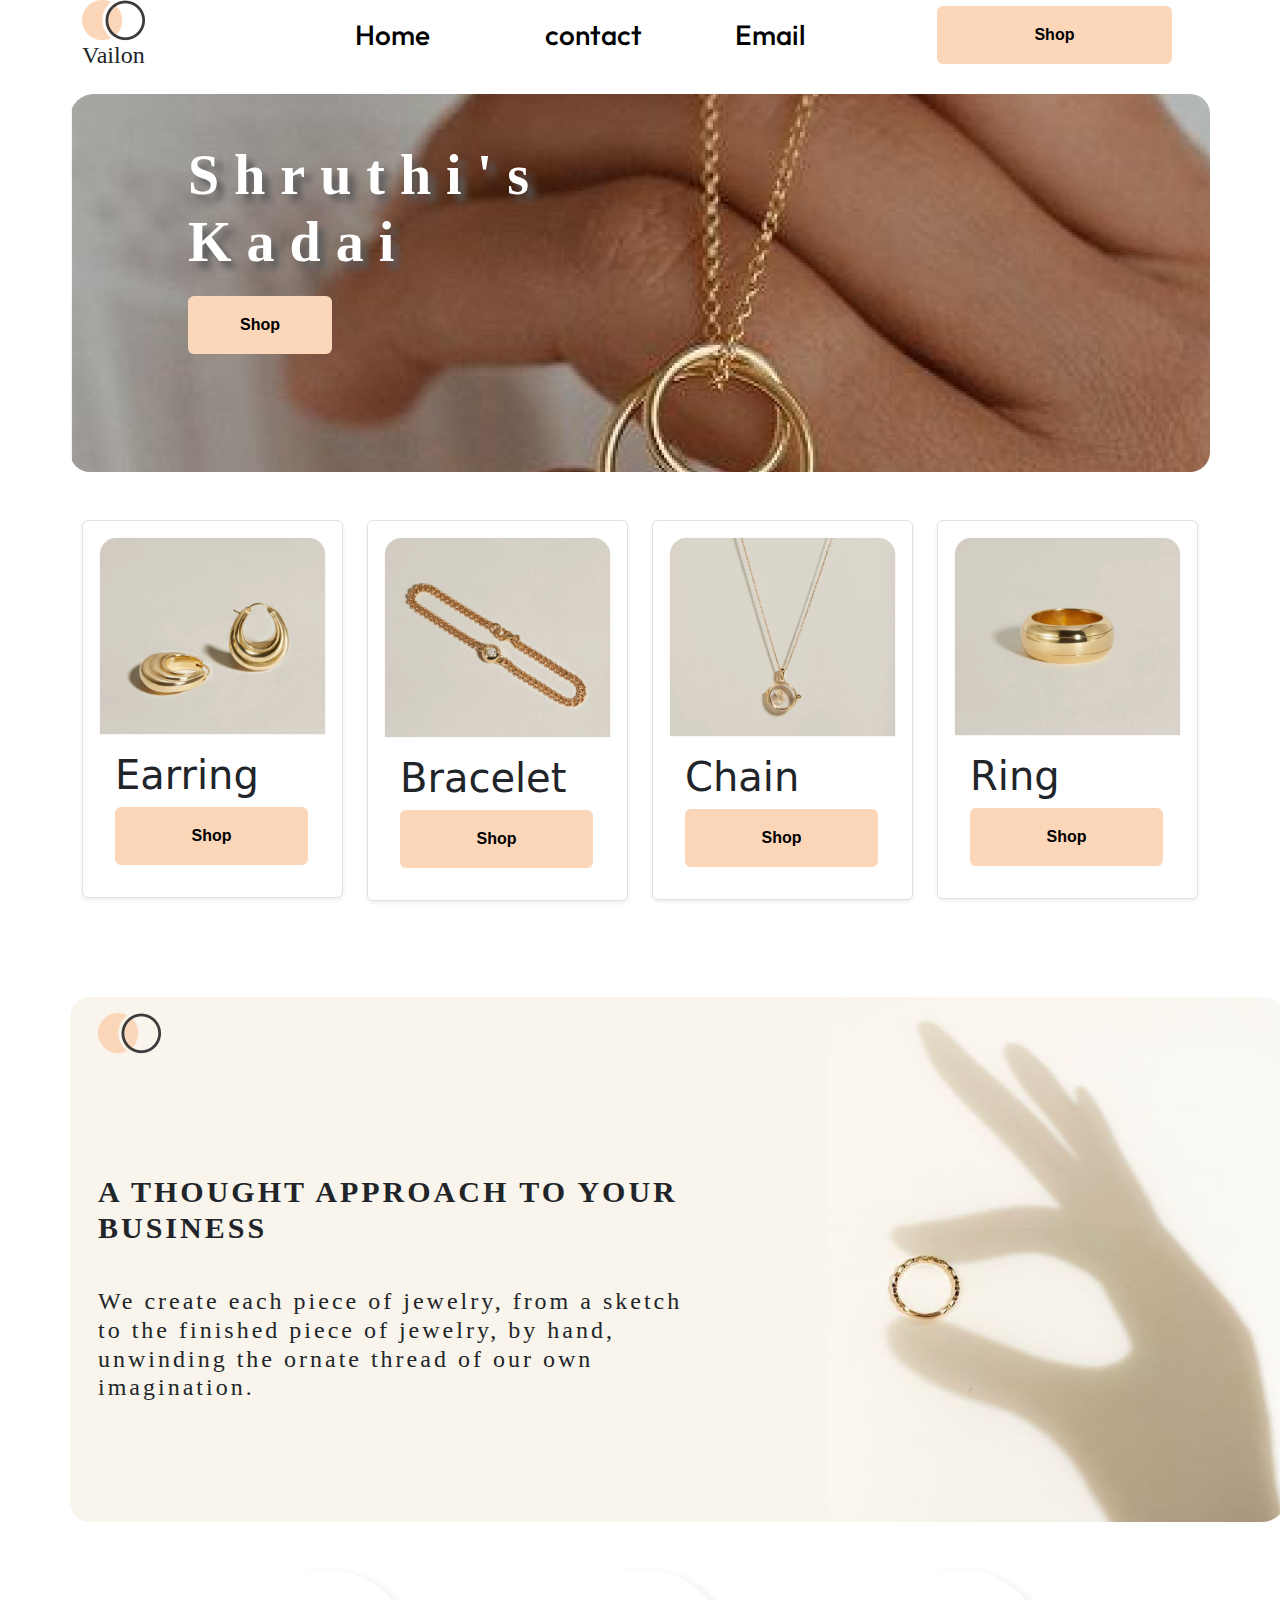
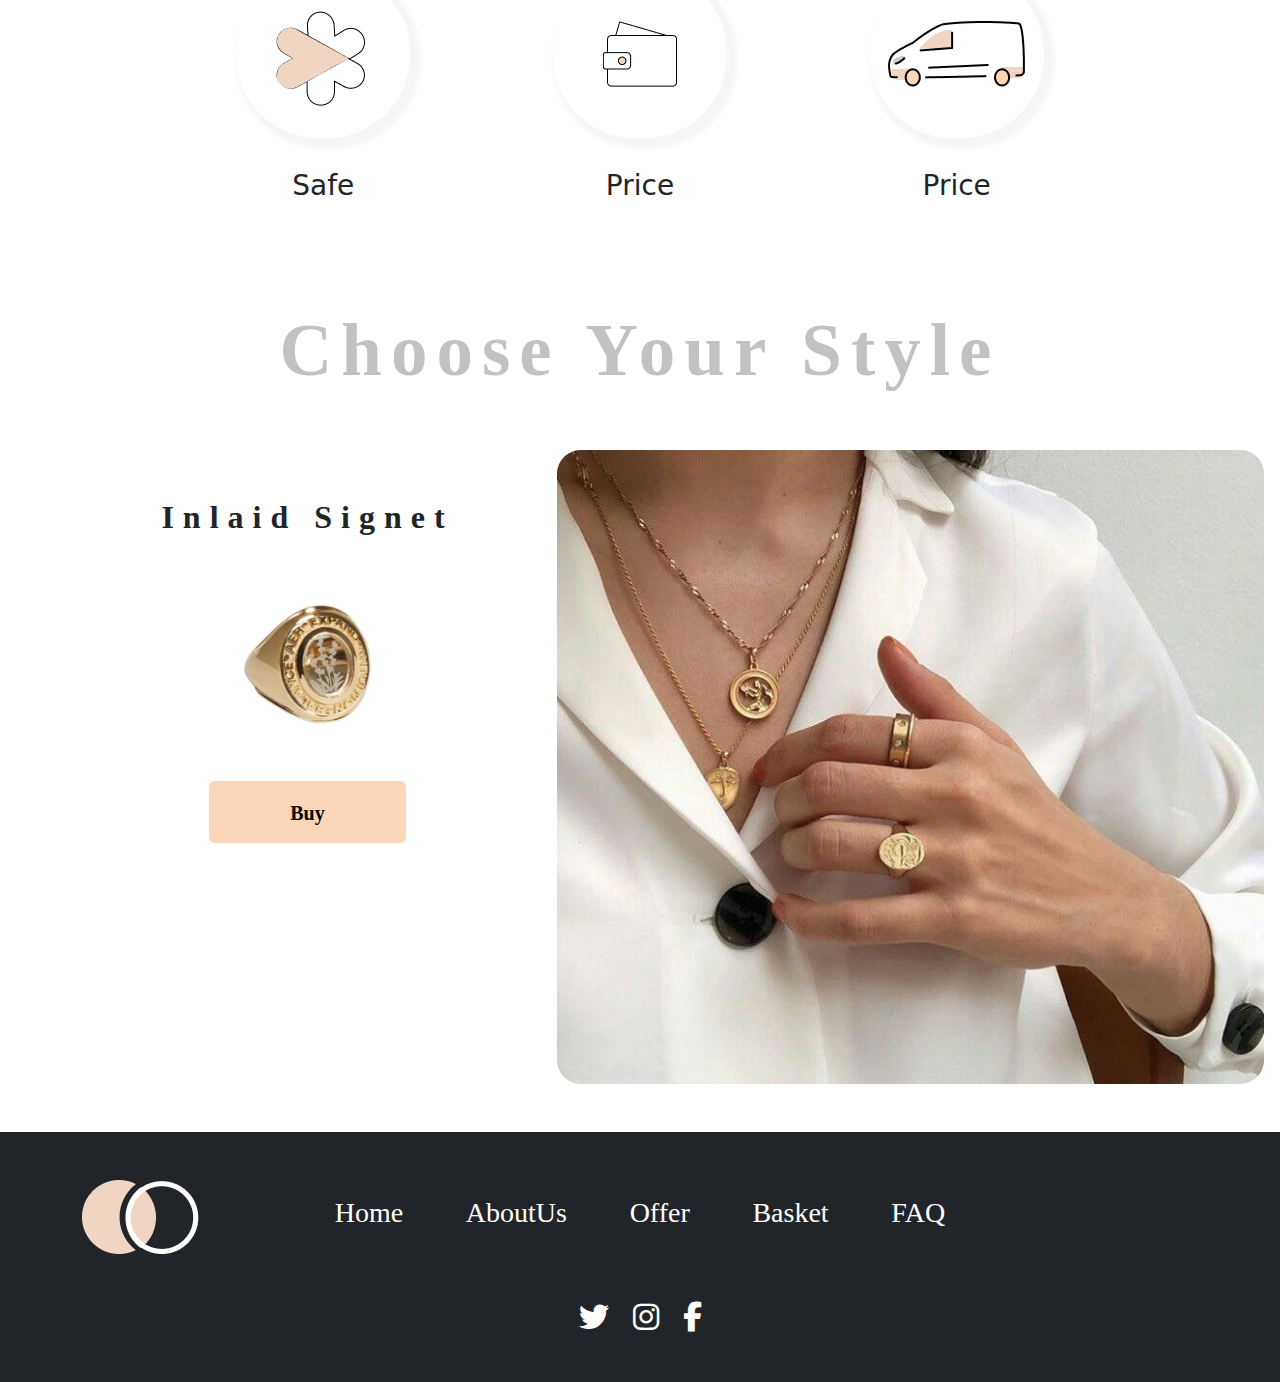
<file: Bootstrap Task-1/index.html>
<!DOCTYPE html>
<html lang="en">

<head>
    <meta charset="UTF-8">
    <meta name="viewport" content="width=device-width, initial-scale=1.0">
    <title>Document</title>
    <link href="https://cdn.jsdelivr.net/npm/bootstrap@5.3.3/dist/css/bootstrap.min.css" rel="stylesheet">
    <link rel="stylesheet" href="style.css">
    <link rel="stylesheet" href="https://cdnjs.cloudflare.com/ajax/libs/font-awesome/6.5.2/css/all.min.css">
    <link href='https://fonts.googleapis.com/css?family=Outfit' rel='stylesheet'>


</head>

<body>
    <!-- section-1 -->
    <div class="container ">
        <div class="row  row1 align-items-center">
            <div class="col-3">
                <div>
                    <img src="logo.png">
                </div>
                <div class="h4 brand">Vailon</div>
            </div>
            <div class="col-6 ">
                <div class="row  row1 text-center">
                    <div class="col-4 nav ">
                        <a href="home" class="text-decoration-none text-black">
                            <div class="h3">Home</div>
                        </a>
                    </div>
                    <div class="col-4 nav">
                        <a href="contact" class="text-decoration-none text-black">
                            <div class="h3">contact</div>
                        </a>
                    </div>
                    <div class="col-4 nav">
                        <a href="Email" class="text-decoration-none text-black">
                            <div class="h3">Email</div>
                        </a>
                    </div>
                </div>
            </div>
            <div class="col-3">
                <div class="btn shop h1 p-3"><a href="shop" class="text-decoration-none text-black">Shop </a></div>
            </div>
        </div>
    </div>
    <!-- section-1 -->

    <!-- section-2 -->
    <div class="container mt-3">
        <div class="row">
            <div class="col-12 px-2  kadai ">
                <div class="h1 pt-5  jewelshop">
                    Shruthi's Kadai
                    <div class="btn shopbtn p-3 "><a href="shop" class="text-decoration-none text-black">Shop</a></div>
                </div>
            </div>
        </div>
    </div>
    <!-- section-2 -->

    <!-- section-3 -->
    <div class="container mt-5">
        <div class="row ">
            <div class="col-md-3  ">
                <div class="card border shadow-sm p-3 mb-5 bg-white rounded">
                    <img src="card1.png">
                    <div class="cardbody  p-3">
                        <div class="h1">Earring </div>
                        <div class="btn shops  p-3">
                            <a href="shop" class="text-decoration-none text-black">Shop</a>
                        </div>
                    </div>
                </div>
            </div>
            <div class="col-md-3 ">
                <div class="card border shadow-sm p-3 mb-5 bg-white rounded">
                    <img src="card2.png">
                    <div class="cardbody p-3">
                        <div class="h1">Bracelet</div>
                        <div class="btn shops  p-3">
                            <a href="shop" class="text-decoration-none text-black">Shop</a>
                        </div>
                    </div>
                </div>
            </div>
            <div class="col-md-3 ">
                <div class="card  border shadow-sm p-3 mb-5 bg-white rounded">
                    <img src="card3.png">
                    <div class="cardbody  p-3">
                        <div class="h1">Chain</div>
                        <div class="btn shops  p-3">
                            <a href="shop" class="text-decoration-none text-black">Shop</a>
                        </div>
                    </div>
                </div>
            </div>
            <div class="col-md-3 ">
                <div class="card  border shadow-sm p-3 mb-5 bg-white rounded">
                    <img src="card4.png">
                    <div class="cardbody  p-3">
                        <div class="h1">Ring</div>
                        <div class="btn shops  p-3">
                            <a href="shop" class="text-decoration-none text-black">Shop</a>
                        </div>
                    </div>
                </div>
            </div>
        </div>
    </div>
    <!-- section-3 -->

    <!-- section-4 -->
    <div class="container mt-5">
        <div class="row handring">
            <div class="col-8">
                <div class=" p-3">
                    <img src="logo.png">
                    <div>
                        <div class="h2  content1"> A THOUGHT APPROACH TO YOUR BUSINESS</div>
                        <div class="h6 content2 ">
                            We create each piece of jewelry, from a sketch to the finished piece of jewelry, by hand,
                            unwinding
                            the ornate thread of our own imagination.</div>
                    </div>
                </div>
            </div>
            <div class="col-4 position">
                <img src="handring.png">
            </div>
        </div>
    </div>
    <!-- section-4 -->

    <!-- section-5 -->
    <div class="container mt-5">
        <div class="row ">
            <div class="col-md-1"></div>
            <div class="col-md-10  ">
                <div class="row ">
                    <div class="col-md-4 circle  ">
                        <div class="icons">
                            <div><img src="icon1.png"></div>

                        </div>
                        <div class="h3 mt-3 text-center">Safe</div>
                    </div>
                    <div class="col-md-4 circle ">
                        <div class="icons">
                            <div><img src="icon2.png"></div>

                        </div>
                        <div class="h3 mt-3 text-center">Price</div>
                    </div>
                    <div class="col-md-4 circle ">
                        <div class="icons">
                            <div><img src="icon3.png"></div>

                        </div>
                        <div class="h3 mt-3 text-center">Price</div>
                    </div>
                </div>
            </div>
            <div class="col-md-1"></div>
        </div>
    </div>
    <!-- section-5 -->

    <!-- section-6 -->
    <div class="container mt-5">
        <div class="row  ">
            <div class="col h1  text-center font-weight-bold mt-5 choose">
                Choose Your Style
            </div>
        </div>
        <div class="row mt-5 jewelrow">
            <div class="col-5 text-center">
                <div class="h1 mt-5 inlaid">Inlaid Signet</div>
                <div class="mt-5"><img src="ring.png"></div>
                <div class="btn buy p-3 mt-5"><a href="buy" class="text-decoration-none text-black">Buy</a></div>
            </div>
            <div class="col-7">
                <div><img src="jewel.png"></div>
            </div>
        </div>
    </div>
    <!-- section-6 -->

    <!-- section-7 -->
    <div class="container-fluid bg-dark">
        <div class="container mt-5">
            <div class="row  footerrow">
                <div class="col-2 pt-5">
                    <div><img src="logo2.png"></div>
                </div>
                <div class="col-8 d-flex text-white justify-content-evenly footer ">
                    <div class="h3 pt-5 mt-3">Home</div>
                    <div class="h3 pt-5 mt-3">AboutUs </div>
                    <div class="h3 pt-5  mt-3">Offer</div>
                    <div class="h3 pt-5 mt-3">Basket</div>
                    <div class="h3 pt-5 mt-3">FAQ</div>
                </div>
                <div class="col-2"></div>
            </div>
            <div class="row ">
                <div class="col d-flex align-items-center justify-content-center gap-4 text-white pt-5 media">
                    <i class="fa-brands fa-twitter"></i>
                    <i class="fa-brands fa-instagram"></i>
                    <i class="fa-brands fa-facebook-f"></i>
                </div>
            </div>
        </div>
    </div>
    <!-- section-7 -->
    <script src="https://cdn.jsdelivr.net/npm/bootstrap@5.3.3/dist/js/bootstrap.bundle.min.js"></script>
    <script src=" https://cdnjs.cloudflare.com/ajax/libs/popper.js/2.9.2/umd/popper.min.js"></script>

</body>

</html>
</file>
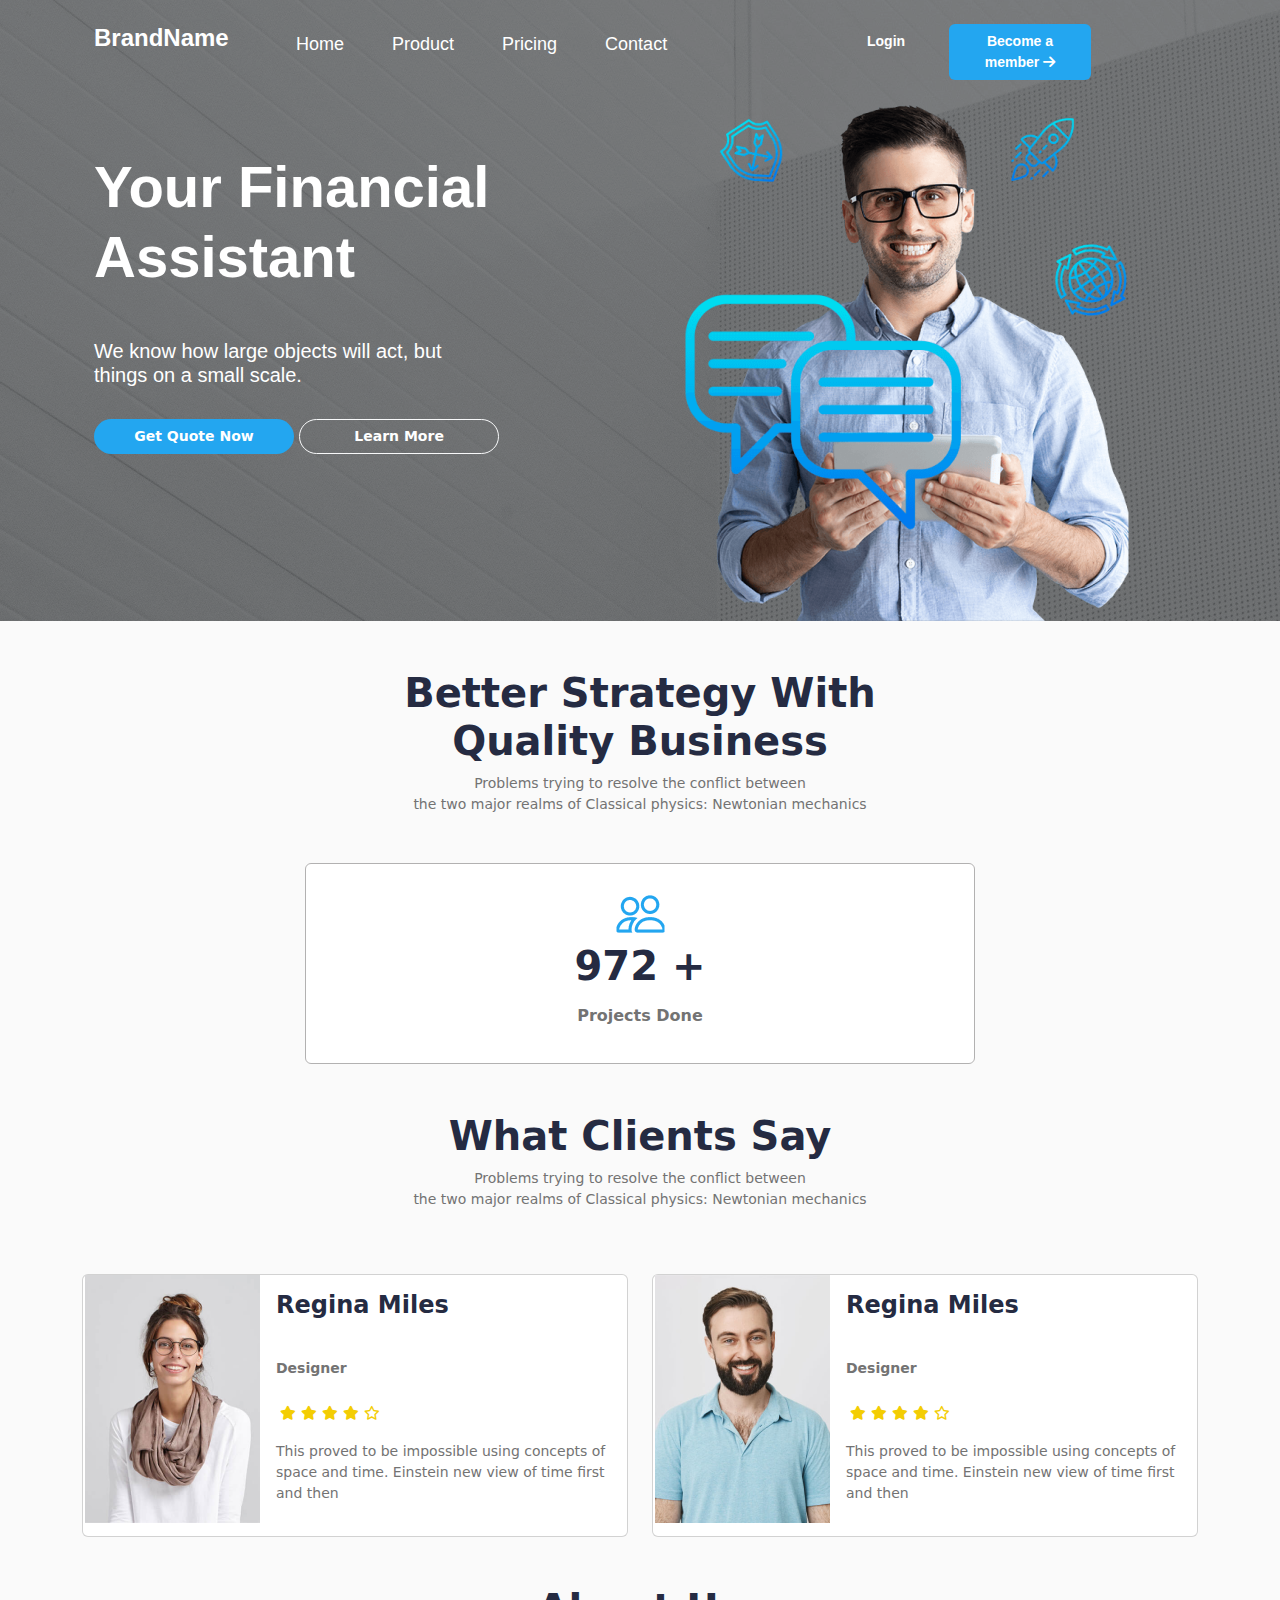
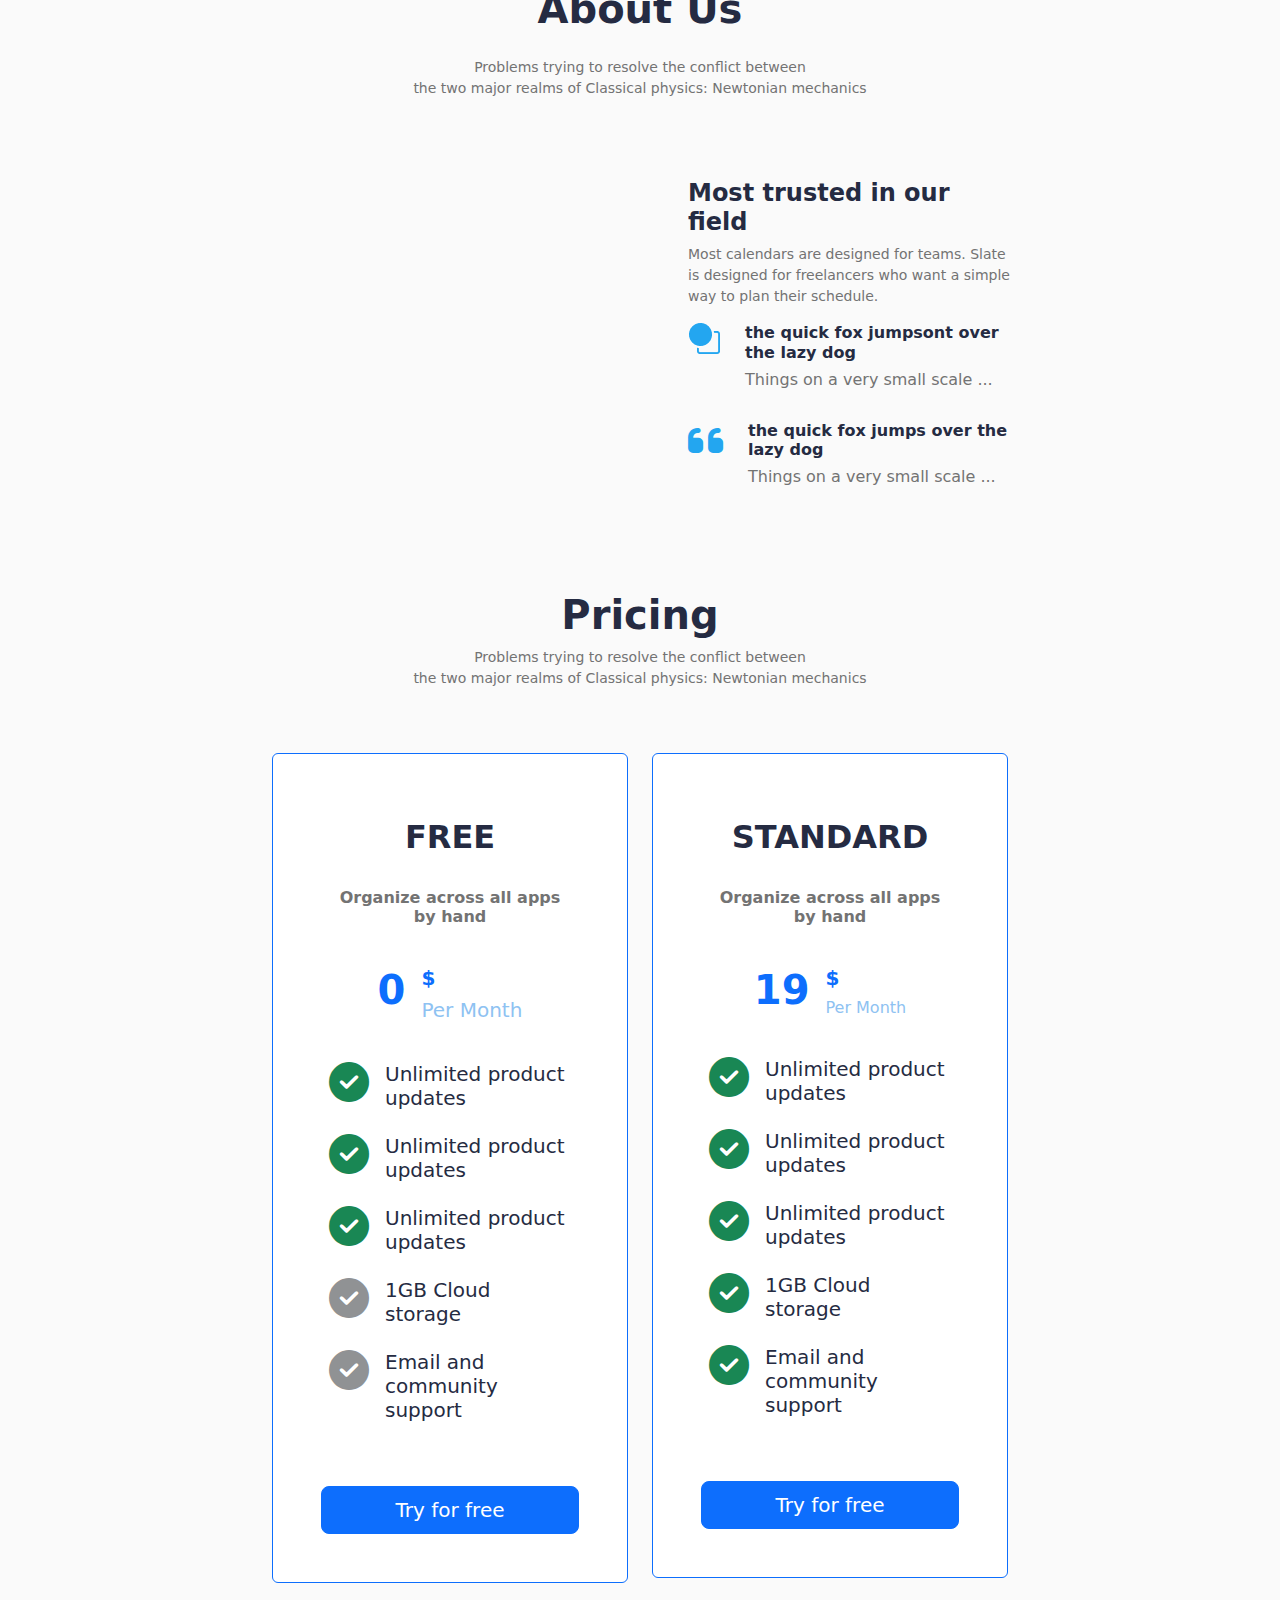
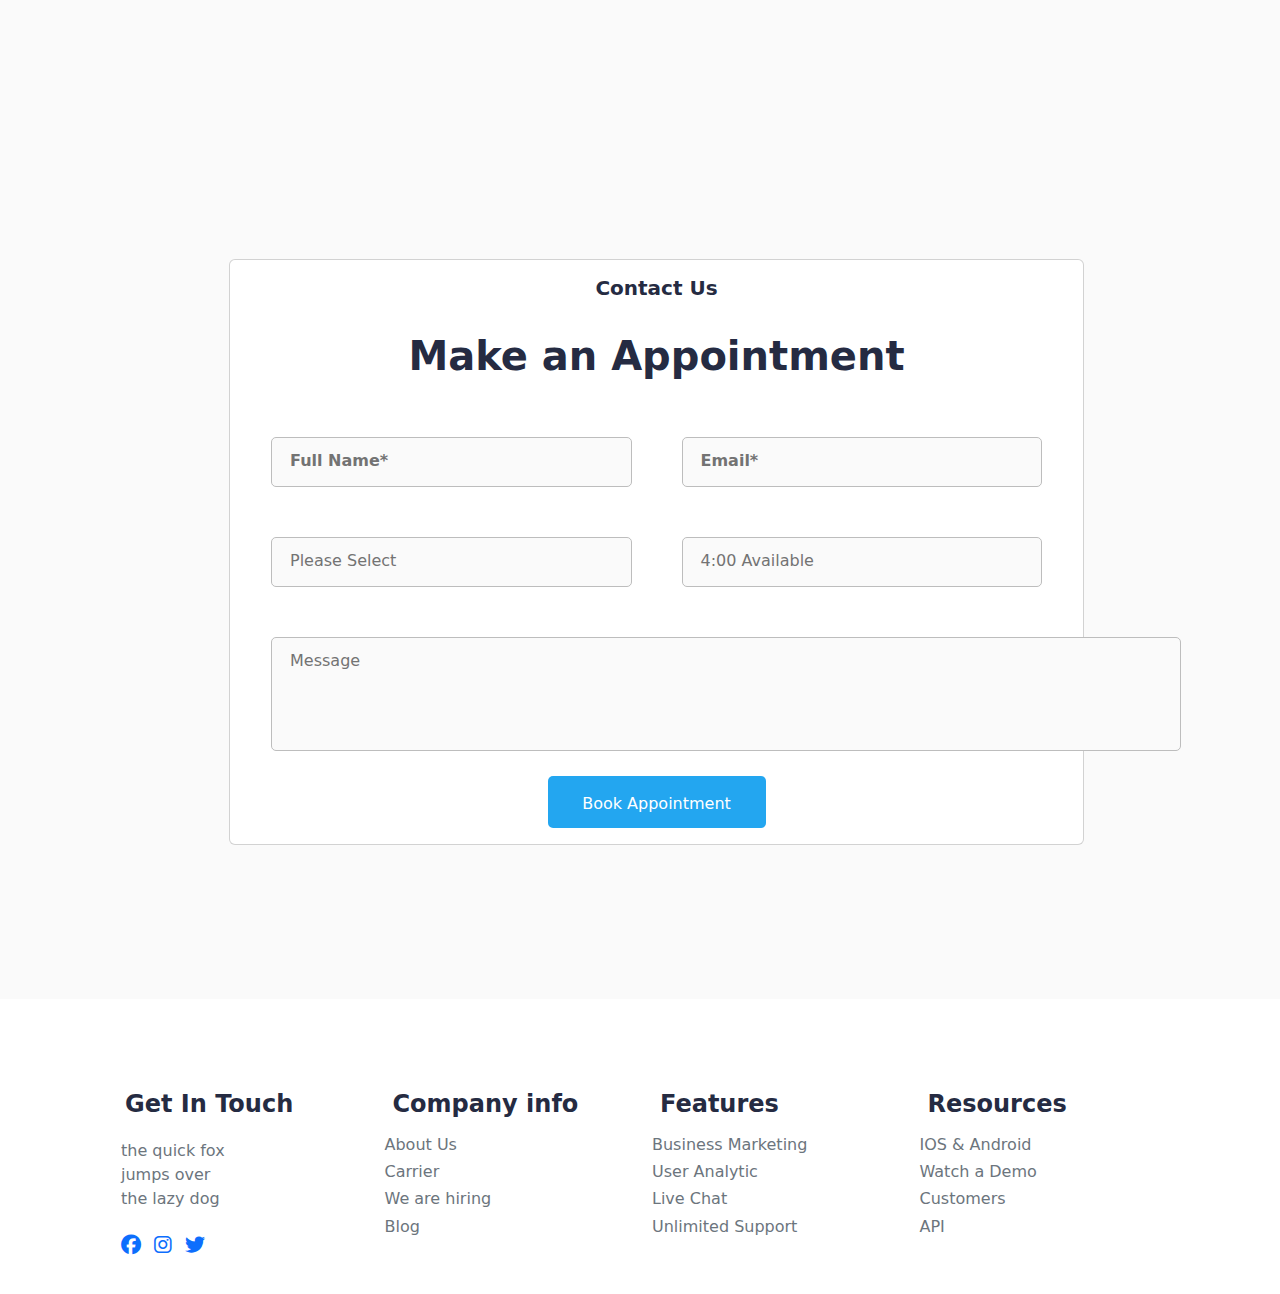
<file: Bootstrap Task-2/index.html>
<!DOCTYPE html>
<html lang="en">

<head>
    <meta charset="UTF-8">
    <meta name="viewport" content="width=device-width, initial-scale=1.0">
    <title>Document</title>
    <link href="https://cdn.jsdelivr.net/npm/bootstrap@5.3.3/dist/css/bootstrap.min.css" rel="stylesheet">
    <link rel="stylesheet" href="style.css">
    <link rel="stylesheet" href="https://cdnjs.cloudflare.com/ajax/libs/font-awesome/6.5.2/css/all.min.css">
    <link href='https://fonts.googleapis.com/css?family=Outfit' rel='stylesheet'>

</head>

<body style="background-color: #FAFAFA;">

    <!-- for media query  -->
        <div class="hamburgmenu">
            <div>
                <h3 class="name">BrandName</h3>
                <i class="fa-solid fa-magnifying-glass " id="inav"></i>
                <i class="fa-solid fa-cart-shopping " id="inav"></i>
            </div>
      </div>
    <div class="collapse  hamburgmenu " id="navbarToggleExternalContent" >  
        <div class="navv">
            <ul>
                <li><a class="an1" href="home">Home</a></li><br>
                <li><a class="an1" href="product">product</a></li><br>
                <li><a class="an1" href="pricing">Pricing</a></li><br>
                <li><a class="an1" href="contact">Contact</a></li><br>
            </ul>
        </div>
    </div>
      <nav class="navbar hamburgmenu ">
        <div class="container-fluid">
            <button class="navbar-toggler" type="button" data-bs-toggle="collapse" data-bs-target="#navbarToggleExternalContent" aria-controls="navbarToggleExternalContent" aria-expanded="false" aria-label="Toggle navigation">
            <span class="navbar-toggler-icon"></span>
          </button>
        </div>
      </nav>
    <!-- media query ends -->

    <!-- section-1 -->
    <div class="container-fluid background">
        <div class="container ">

            <div class="row ">
                <div class="col-2 h3 text-white p-4  hamburg"
                    style="font-family: Montserrat, sans-serif; font-weight: 700; font-size: 24px;">
                    BrandName
                </div>
                <div class="col-6 d-flex ">
                    <p class="navbar p-4 hamburg"><a href="home" class="text-decoration-none text-white">Home</a></p>
                    <p class="navbar p-4 hamburg"><a href="Product" class="text-decoration-none text-white">Product</a></p>
                    <p class="navbar p-4 hamburg"><a href="Pricing" class="text-decoration-none text-white">Pricing</a></p>
                    <p class="navbar p-4 hamburg"><a href="contact" class="text-decoration-none text-white">Contact</a></p>
                </div>
                <div class="col-4 hamburg">
                    <div class="row">
                        <div class="col-3  p-4">
                            <a href="login" class="btn"
                                style="color: white; font-family: Montserrat,sans-serif; font-size: 14px; font-weight: 700;">Login</a>
                        </div>
                        <div class="col-6 p-4">
                            <a href="becomeamember" class="btn"
                                style="background-color: #23A6F0; color: white; font-family: Montserrat,sans-serif; font-size: 14px; font-weight: 700;">Become
                                a member <i class="fa-solid fa-arrow-right"></i></a>
                        </div>
                    </div>
                </div>
            </div>
            <!-- for media query -->
            <div class="menu">
                <p><i class="fa-solid fa-bars"></i></p>
            </div>
            <!--  -->
            <div class="row ">
                <div class="col-6 p-4 ">
                    <div class="h1 mt-4 bigmanrow">
                        Your Financial Assistant</div>
                    <div class="h4 mt-5 bigmanrowcont">
                        We know how large objects will act, but things on a small scale.</div>
                    <a href="getquotenow" class="btn mt-4 rounded-pill  button"
                        style="background-color: #23A6F0; color: white; font-size: 14px; font-weight: 700;">Get
                        Quote Now
                    </a>
                    <a href="learnmore" class="btn btn-outline-light mt-4 rounded-pill button"
                        style=" color: white; font-size: 14px; font-weight: 700;">Learn
                        More
                    </a>
                </div>
                <div class="col-6 bigmanrow ">
                    <img src="bigman.png">
                </div>
            </div>
        </div>
    </div>
    <!-- section-1 -->

    <!-- section-2 -->
    <div class="container">
        <div class="row">
            <div class="col">
                <div class="h2 text-center mt-5" style="color: #252B42;  font-size: 40px; font-weight: 700;">
                    Better Strategy With <br>Quality Business</div>
                <p class="mt-2" style="color:#737373; font-size: 14px; font-weight: 500; text-align: center;">
                    Problems trying to resolve the conflict between <br>
                    the two major realms of Classical physics: Newtonian mechanics </p>

                <!-- carousel starts from here -->
                <div id="carouselExampleInterval" class="carousel slide" data-bs-ride="carousel">
                    <div class="carousel-inner mt-5">
                        <!-- carousel item-1 -->

                        <div class="carousel-item active " data-bs-interval="1000">
                            <div class="card"
                                style="background-color: #FFFFFF; width: 60%; margin-left: auto; margin-right: auto; display: block !important; border:  1px solid #b2b1b1; padding: 30px;">
                                <div class="cardbody d-flex flex-column align-items-center">
                                    <img src="icon.png">
                                    <h2 class="mt-2 text-center"
                                        style="color: #252B42; font-size: 40px; font-weight: 700;">
                                        972 +</h2>
                                    <h5 class="mt-2 text-center"
                                        style="color: #737373; font-size: 16px; font-weight: 700; align-items: center;">
                                        Projects Done</h5>
                                </div>
                            </div>
                        </div>
                        <!-- carousel item-2 -->

                        <div class="carousel-item" data-bs-interval="2000">
                            <div class="card"
                                style="background-color: #FFFFFF; width: 60%; margin-left: auto; margin-right: auto; display: block !important;;border:  1px solid #b2b1b1; padding: 30px;">
                                <div class="cardbody d-flex flex-column align-items-center">
                                    <img src="icon.png">
                                    <h2 class="mt-2 text-center"
                                        style="color: #252B42; font-size: 40px; font-weight: 700;">
                                        181 +</h2>
                                    <h5 class="mt-2 text-center"
                                        style="color: #737373; font-size: 16px; font-weight: 700; align-items: center;">
                                        Satisfied Customers</h5>
                                </div>
                            </div>
                        </div>
                        <!-- carousel item-3 -->
                        <div class="carousel-item" data-bs-interval="2000">
                            <div class="card"
                                style="background-color: #FFFFFF; width: 60%; margin-left: auto; margin-right: auto; display: block !important; border:  1px solid #b2b1b1; padding: 30px;">
                                <div class="cardbody d-flex flex-column align-items-center">
                                    <img src="icon.png">
                                    <h2 class="mt-2 text-center"
                                        style="color: #252B42; font-size: 40px; font-weight: 700;">
                                        0,98</h2>
                                    <h5 class="mt-2 text-center"
                                        style="color: #737373; font-size: 16px; font-weight: 700; align-items: center;">
                                        Successful projects</h5>
                                </div>
                            </div>
                        </div>
                        <!-- carousel item-4 -->
                        <div class="carousel-item">
                            <div class="card"
                                style="background-color: #FFFFFF; width: 60%; margin-left: auto; margin-right: auto; display: block !important; border: 1px solid #b2b1b1; padding: 30px;">
                                <div class="cardbody d-flex flex-column align-items-center">
                                    <img src="icon.png">
                                    <h2 class="mt-2 text-center"
                                        style="color: #252B42; font-size: 40px; font-family: Montserrat,sans-serif; font-weight: 700;">
                                        746 +</h2>
                                    <h5 class="mt-2 text-center"
                                        style="color: #737373; font-size: 16px; font-family: Montserrat,sans-serif; font-weight: 700; align-items: center;">
                                        Cases</h5>
                                </div>
                            </div>
                        </div>
                        <!-- carousel-item ends -->
                    </div>
                </div>
                <!-- carousel ended -->
            </div>
        </div>

    </div>
    <!-- section-2 -->

    <!-- section-3 -->
    <div class="container">
        <div class="row">
            <div class="col">
                <h2 class="mt-5" style="color: #252B42; font-size: 40px; font-weight: 700; text-align: center;">
                    What Clients Say</h2>
                <p style="color: #737373; font-size: 14px; font-weight: 500; text-align: center;">
                    Problems trying to resolve the conflict between <br>
                    the two major realms of Classical physics: Newtonian mechanics </p>
            </div>
        </div>
        <div class="row">
            <div class="col-md-6 ">
                <div class="card mt-5 ">
                    <div class="cardbody d-flex rating ">
                        <div> <img src="women.png"></div>
                        <div>
                            <h3 class="p-3" style="color: #252B42; font-size: 24px; font-weight: 700; ">
                                Regina Miles</h3>
                            <h6 class="p-3" style="color: #737373; font-size: 14px;  font-weight: 600;">
                                Designer</h6>

                            <i class="fa-solid fa-star"
                                style="color: #F3CD03; font-size: 14px; padding-left: 20px;"></i>
                            <i class="fa-solid fa-star" style="color: #F3CD03; font-size: 14px;"></i>
                            <i class="fa-solid fa-star" style="color: #F3CD03; font-size: 14px;"></i>
                            <i class="fa-solid fa-star" style="color: #F3CD03; font-size: 14px;"></i>
                            <i class="fa-regular fa-star" style="color: #F3CD03; font-size: 14px;"></i>
                            <p class="p-3" style="color: #737373; font-size: 14px; ; font-weight: 500;">
                                This proved to be impossible using
                                concepts of space and time. Einstein
                                new view of time first and then</p>
                        </div>
                    </div>
                </div>
            </div>
            <div class="col-md-6">
                <div class="card mt-5">
                    <div class="cardbody d-flex rating">
                        <div><img src="man.png"></div>
                        <div>
                            <h3 class="p-3" style="color: #252B42; font-size: 24px; font-weight: 700; ">
                                Regina Miles</h3>
                            <h6 class="p-3" style="color: #737373; font-size: 14px; font-weight: 600;">
                                Designer</h6>

                            <i class="fa-solid fa-star"
                                style="color: #F3CD03; font-size: 14px; padding-left: 20px;"></i>
                            <i class="fa-solid fa-star" style="color: #F3CD03; font-size: 14px;"></i>
                            <i class="fa-solid fa-star" style="color: #F3CD03; font-size: 14px;"></i>
                            <i class="fa-solid fa-star" style="color: #F3CD03; font-size: 14px;"></i>
                            <i class="fa-regular fa-star" style="color: #F3CD03; font-size: 14px;"></i>
                            <p class="p-3" style="color: #737373; font-size: 14px; font-weight: 500;">
                                This proved to be impossible using
                                concepts of space and time. Einstein
                                new view of time first and then</p>
                        </div>
                    </div>
                </div>
            </div>
        </div>
    </div>
    <!-- section-3 -->

    <!-- section-4 -->
    <div class="container">
        <div class="row">
            <div class="col">
                <h2 class="mt-5" style="color: #252B42; font-size: 40px; font-weight: 700; text-align: center;">
                    About Us</h2>
                <p class="p-3" style="color: #737373; font-size: 14px; font-weight: 500; text-align: center;">
                    Problems trying to resolve the conflict between <br>
                    the two major realms of Classical physics: Newtonian mechanics </p>
            </div>
        </div>
        <div class="row">
            <div class="col-6 video">
                <iframe width="100%" height="315"
                    src="https://www.youtube.com/embed/mFHKMh-9JJg?si=nCjjx48G2vui3Ffa"></iframe>
            </div>
            <div class="col-6 p-5 ">
                <h3 class=" videocontent">Most trusted in our field</h3>
                <p class="videop">
                    Most calendars are designed for teams. Slate
                    is designed for freelancers who want a
                    simple way to plan their schedule.</p>
                <div class="d-flex gap-4">
                    <div> <img src="icon(1).png"></div>
                    <div>
                        <h5 class="videoiconcont">the quick fox jumpsont
                            over the lazy
                            dog</h5>
                        <h6 style="color: #737373;">Things on a very small scale ...</h6>
                    </div>
                </div>
                <div class="d-flex gap-4 mt-4">
                    <i class="fa-solid fa-quote-left" style="color: #23A6F0; font-size: 40px;"></i>
                    <div>
                        <h5 class="videoiconcont">the quick fox jumps
                            over the lazy
                            dog</h5>
                        <h6 style="color: #737373;">Things on a very small scale ...</h6>
                    </div>
                </div>
            </div>
        </div>
    </div>


    <!-- section-4 -->

    <!-- section-5 -->
    <div class="container">
        <div class="row">
            <div class="col">
                <h2 class="fs-1 fw-bold text-center mt-5" style="color: #252B42;"> Pricing</h2>
                <p style="color: #737373; font-size: 14px; font-weight: 500; text-align: center;">Problems trying to
                    resolve the conflict between <br>
                    the two major realms of Classical physics: Newtonian mechanics </p>
            </div>
        </div>
        <div class="row">
            <div class="col-2"></div>
            <div class="col-md-4">
                <div class="card  border-primary mt-5 p-5">
                    <div class="cardbody">
                        <h3 class="text-center p-3 fs-2 fw-bold" style="color: #252B42;">FREE</h3>
                        <h5 class=" text-center p-2 fs-6 fw-bold" style="color: #737373;">Organize across all apps by
                            hand</h5>
                        <div class="d-flex gap-3 p-4 justify-content-center">
                            <div>
                                <h2 class=" fs-1 fw-bold text-primary">0</h2>
                            </div>
                            <div>
                                <h5 class="fs-5 fw-bold text-primary">$</h5>
                                <h6 class="fs-5 fw-normal" style="color: #8EC2F2;">Per Month</h6>
                            </div>
                        </div>
                        <div class="d-flex gap-3 p-2 justify-content-center ">
                            <i class="fa-solid fa-circle-check text-success fs-1 "></i>
                            <h6 class="fs-5 choose"> Unlimited product updates </h6>
                        </div>
                        <div class="d-flex gap-3 p-2 justify-content-center">
                            <i class="fa-solid fa-circle-check text-success fs-1 "></i>
                            <h6 class="fs-5 choose"> Unlimited product updates </h6>
                        </div>
                        <div class="d-flex gap-3 p-2 justify-content-center">
                            <i class="fa-solid fa-circle-check text-success fs-1 "></i>
                            <h6 class="fs-5 choose"> Unlimited product updates </h6>
                        </div>
                        <div class="d-flex gap-3 p-2 justify-content-center">
                            <i class="fa-solid fa-circle-check  text-body-tertiary fs-1 "></i>
                            <h6 class="fs-5 choose"> 1GB Cloud storage </h6>
                        </div>
                        <div class="d-flex gap-3 p-2 justify-content-center">
                            <i class="fa-solid fa-circle-check text-body-tertiary fs-1 "></i>
                            <h6 class="fs-5 choose"> Email and community support </h6>
                        </div>
                        <a href="Try for free" class="btn btn-primary btn-lg mt-5 d-block">Try for free</a>
                    </div>
                </div>
            </div>
            <div class="col-md-4">
                <div class="card  border-primary mt-5 p-5">
                    <div class="cardbody">
                        <h3 class="text-center p-3 fs-2 fw-bold" style="color: #252B42;">STANDARD</h3>
                        <h5 class=" text-center p-2 fs-6 fw-bold" style="color: #737373;">Organize across all apps by
                            hand</h5>
                        <div class="d-flex gap-3 p-4 justify-content-center">
                            <div>
                                <h2 class=" fs-1 fw-bold text-primary">19</h2>
                            </div>
                            <div>
                                <h5 class="fs-5 fw-bold text-primary">$</h5>
                                <h6 class="fs-6 fw-normal" style="color: #8EC2F2;">Per Month</h6>
                            </div>
                        </div>
                        <div class="d-flex gap-3 p-2 justify-content-center ">
                            <i class="fa-solid fa-circle-check text-success fs-1 "></i>
                            <h6 class="fs-5 choose"> Unlimited product updates </h6>
                        </div>
                        <div class="d-flex gap-3 p-2 justify-content-center">
                            <i class="fa-solid fa-circle-check text-success fs-1 "></i>
                            <h6 class="fs-5 choose"> Unlimited product updates </h6>
                        </div>
                        <div class="d-flex gap-3 p-2 justify-content-center">
                            <i class="fa-solid fa-circle-check text-success fs-1 "></i>
                            <h6 class="fs-5 choose"> Unlimited product updates </h6>
                        </div>
                        <div class="d-flex gap-3 p-2 justify-content-center">
                            <i class="fa-solid fa-circle-check  text-success fs-1 "></i>
                            <h6 class="fs-5 choose"> 1GB Cloud storage </h6>
                        </div>
                        <div class="d-flex gap-3 p-2 justify-content-center">
                            <i class="fa-solid fa-circle-check text-success fs-1 "></i>
                            <h6 class="fs-5 choose"> Email and community support </h6>
                        </div>
                        <a href="Try for free" class="btn btn-primary btn-lg mt-5 d-block">Try for free</a>
                    </div>
                </div>
            </div>
            <div class="col-2"></div>
        </div>
    </div>
    <!-- section-5 -->

    <!-- section-6 -->
    <div class="container  iframe">
        <div class="row ">
            <div class="col mt-5">
                <iframe
                    src="https://www.google.com/maps/embed?pb=!1m18!1m12!1m3!1d1135.7531347093277!2d78.13152540034918!3d9.934531689739906!2m3!1f0!2f0!3f0!3m2!1i1024!2i768!4f13.1!3m3!1m2!1s0x3b00c5ea3b501ccd%3A0xef1514bc08b6054f!2sShen&#39;s%20Farm%20-%20Organic%20Supermarket!5e0!3m2!1sen!2sin!4v1712051743550!5m2!1sen!2sin"
                    width="100%" height="461" style="border:0;" allowfullscreen="" loading="lazy"></iframe>
            </div>
        </div>
        <div class="row ">
            <div class="col  ">
                <div class="card w-75 form">
                    <div class="cardbody">
                        <h5 class="p-3 text-center fs-5  fw-bold" style="color: #252B42;">Contact Us</h5>
                        <h2 class="p-2 text-center fs-1 fw-bold" style="color: #252B42;">Make an Appointment</h2>
                        <form class="p-3">
                            <div class="d-flex ">
                                <div class="details fw-bold fs-6">
                                    <label for="full name">Full Name*</label>
                                </div>
                                <div class="details fw-bold fs-6">
                                    <label for="email">Email*</label>
                                </div>
                            </div>
                            <div class="d-flex">
                                <div class="details">
                                    <label for="please select">Please Select</label>
                                </div>
                                <div class="details">
                                    <label for="4:00 available">4:00 Available</label>
                                </div>
                            </div>
                            <div class="textarea">
                                <label for="message">Message</label>
                            </div>
                            <div class="btn formbtn p-3">Book Appointment</div>
                        </form>
                    </div>
                </div>
            </div>
        </div>
    </div>

    <!-- for media query  -->
    <div class="subscribe">
        <div>
            <h3 class="subs">Subscribe For Latest <br>Newsletter</h3>
        </div>
        <div class="submail">
            <div> <label for=" your email"> Your Email</label></div>
            <div> <button class="btnsub">Subscribe</button></div>

        </div>
    </div>
    <!-- media query ends -->

    <!-- section-6 -->

    <!-- section-7 -->
    <div class="container-fluid  bg-white ">
        <div class="container">
            <div class="row footer">
                <div class="col-3">
                    <h3 class="p-2 mt-5 fw-bold fs-4 " style="color: #252B42;">Get In Touch</h3>
                    <p class="w-50 p-1 text-secondary">the quick fox jumps over the
                        lazy dog</p>
                    <i class="fa-brands fa-facebook fs-5 text-primary p-1"></i>
                    <i class="fa-brands fa-instagram fs-5 text-primary p-1"></i>
                    <i class="fa-brands fa-twitter fs-5 text-primary p-1"></i>
                </div>
                <div class="col-3">
                    <h3 class="p-2 mt-5 fw-bold fs-4 " style="color: #252B42;">Company info</h3>
                    <a href="aboutus" class="text-decoration-none text-secondary fs-6">
                        <div class="h6">About Us</div>
                    </a>
                    <a href="carrier" class="text-decoration-none text-secondary fs-6">
                        <div class="h6">Carrier</div>
                    </a>
                    <a href="We are hiring" class="text-decoration-none text-secondary fs-6">
                        <div class="h6">We are hiring</div>
                    </a>
                    <a href="Blog" class="text-decoration-none text-secondary fs-6">
                        <div class="h6">Blog</div>
                    </a>
                </div>
                <div class="col-3">
                    <h3 class="p-2 mt-5 fw-bold fs-4 " style="color: #252B42;">Features</h3>
                    <a href="aboutus" class="text-decoration-none text-secondary fs-6">
                        <div class="h6">Business Marketing</div>
                    </a>
                    <a href="carrier" class="text-decoration-none text-secondary fs-6">
                        <div class="h6">User Analytic</div>
                    </a>
                    <a href="We are hiring" class="text-decoration-none text-secondary fs-6">
                        <div class="h6">Live Chat</div>
                    </a>
                    <a href="Blog" class="text-decoration-none text-secondary fs-6">
                        <div class="h6">Unlimited Support</div>
                    </a>
                </div>
                <div class="col-3">
                    <h3 class="p-2 mt-5 fw-bold fs-4 " style="color: #252B42;">Resources</h3>
                    <a href="aboutus" class="text-decoration-none text-secondary fs-6">
                        <div class="h6">IOS & Android</div>
                    </a>
                    <a href="carrier" class="text-decoration-none text-secondary fs-6">
                        <div class="h6">Watch a Demo</div>
                    </a>
                    <a href="We are hiring" class="text-decoration-none text-secondary fs-6">
                        <div class="h6">Customers</div>
                    </a>
                    <a href="Blog" class="text-decoration-none text-secondary fs-6">
                        <div class="h6">API</div>
                    </a>
                </div>
            </div>
        </div>
    </div>

    <!-- for media query -->
    <div class="accordion mt-5 " id="accordionExample">
        <div class="accordion-item">
            <h2 class="accordion-header"> <button class="accordion-button" type="button" data-bs-toggle="collapse"
                    data-bs-target="#collapseOne" aria-expanded="true" aria-controls="collapseOne"
                    style="color: #252B42; font-weight: 700; ">
                    Get In Touch
                </button></h2>
            <div id="collapseOne" class="accordion-collapse collapse show" data-bs-parent="#accordionExample">
                <div class="accordion-body">
                    <p class="w-50 p-1 text-secondary">the quick fox jumps over the
                        lazy dog</p>
                    <i class="fa-brands fa-facebook fs-5 text-primary p-1"></i>
                    <i class="fa-brands fa-instagram fs-5 text-primary p-1"></i>
                    <i class="fa-brands fa-twitter fs-5 text-primary p-1"></i>
                </div>
            </div>
        </div>

        <div class="accordion-item">
            <h2 class="accordion-header">
                <button class="accordion-button collapsed" type="button" data-bs-toggle="collapse"
                    data-bs-target="#collapseTwo" aria-expanded="false" aria-controls="collapseTwo" style="color: #252B42; font-weight: 700; ">
                    Company Info
                </button>
            </h2>
            <div id="collapseTwo" class="accordion-collapse collapse" data-bs-parent="#accordionExample">
                <div class="accordion-body">
                    <a href="aboutus" class="text-decoration-none text-secondary fs-6">
                        <div class="h6">About Us</div>
                    </a>
                    <a href="carrier" class="text-decoration-none text-secondary fs-6">
                        <div class="h6">Carrier</div>
                    </a>
                    <a href="We are hiring" class="text-decoration-none text-secondary fs-6">
                        <div class="h6">We are hiring</div>
                    </a>
                    <a href="Blog" class="text-decoration-none text-secondary fs-6">
                        <div class="h6">Blog</div>
                    </a>
                </div>
            </div>
        </div>



        <div class="accordion-item">
            <h2 class="accordion-header">
                <button class="accordion-button collapsed" type="button" data-bs-toggle="collapse"
                    data-bs-target="#collapseThree" aria-expanded="false" aria-controls="collapseThree" style="color: #252B42; font-weight: 700; ">
                    Features
                </button>
            </h2>
            <div id="collapseThree" class="accordion-collapse collapse" data-bs-parent="#accordionExample">
                <div class="accordion-body">
                    <a href="aboutus" class="text-decoration-none text-secondary fs-6">
                        <div class="h6">Business Marketing</div>
                    </a>
                    <a href="carrier" class="text-decoration-none text-secondary fs-6">
                        <div class="h6">User Analytic</div>
                    </a>
                    <a href="We are hiring" class="text-decoration-none text-secondary fs-6">
                        <div class="h6">Live Chat</div>
                    </a>
                    <a href="Blog" class="text-decoration-none text-secondary fs-6">
                        <div class="h6">Unlimited Support</div>
                    </a>
                </div>
            </div>
        </div>

        <div class="accordion-item">
            <h2 class="accordion-header">
                <button class="accordion-button collapsed" type="button" data-bs-toggle="collapse"
                    data-bs-target="#collapseFour" aria-expanded="false" aria-controls="collapseFour" style="color: #252B42; font-weight: 700; ">
                    Resources
                </button>
            </h2>
            <div id="collapseFour" class="accordion-collapse collapse" data-bs-parent="#accordionExample">
                <div class="accordion-body">
                    <a href="aboutus" class="text-decoration-none text-secondary fs-6">
                        <div class="h6">IOS & Android</div>
                    </a>
                    <a href="carrier" class="text-decoration-none text-secondary fs-6">
                        <div class="h6">Watch a Demo</div>
                    </a>
                    <a href="We are hiring" class="text-decoration-none text-secondary fs-6">
                        <div class="h6">Customers</div>
                    </a>
                    <a href="Blog" class="text-decoration-none text-secondary fs-6">
                        <div class="h6">API</div>
                    </a>

                </div>
            </div>
        </div>

    </div>      
    <!-- for media query -->

    <!-- section-7 -->
    <script src="https://cdn.jsdelivr.net/npm/bootstrap@5.3.3/dist/js/bootstrap.bundle.min.js"></script>
    <script src=" https://cdnjs.cloudflare.com/ajax/libs/popper.js/2.9.2/umd/popper.min.js"></script>
</body>
</html>
</file>
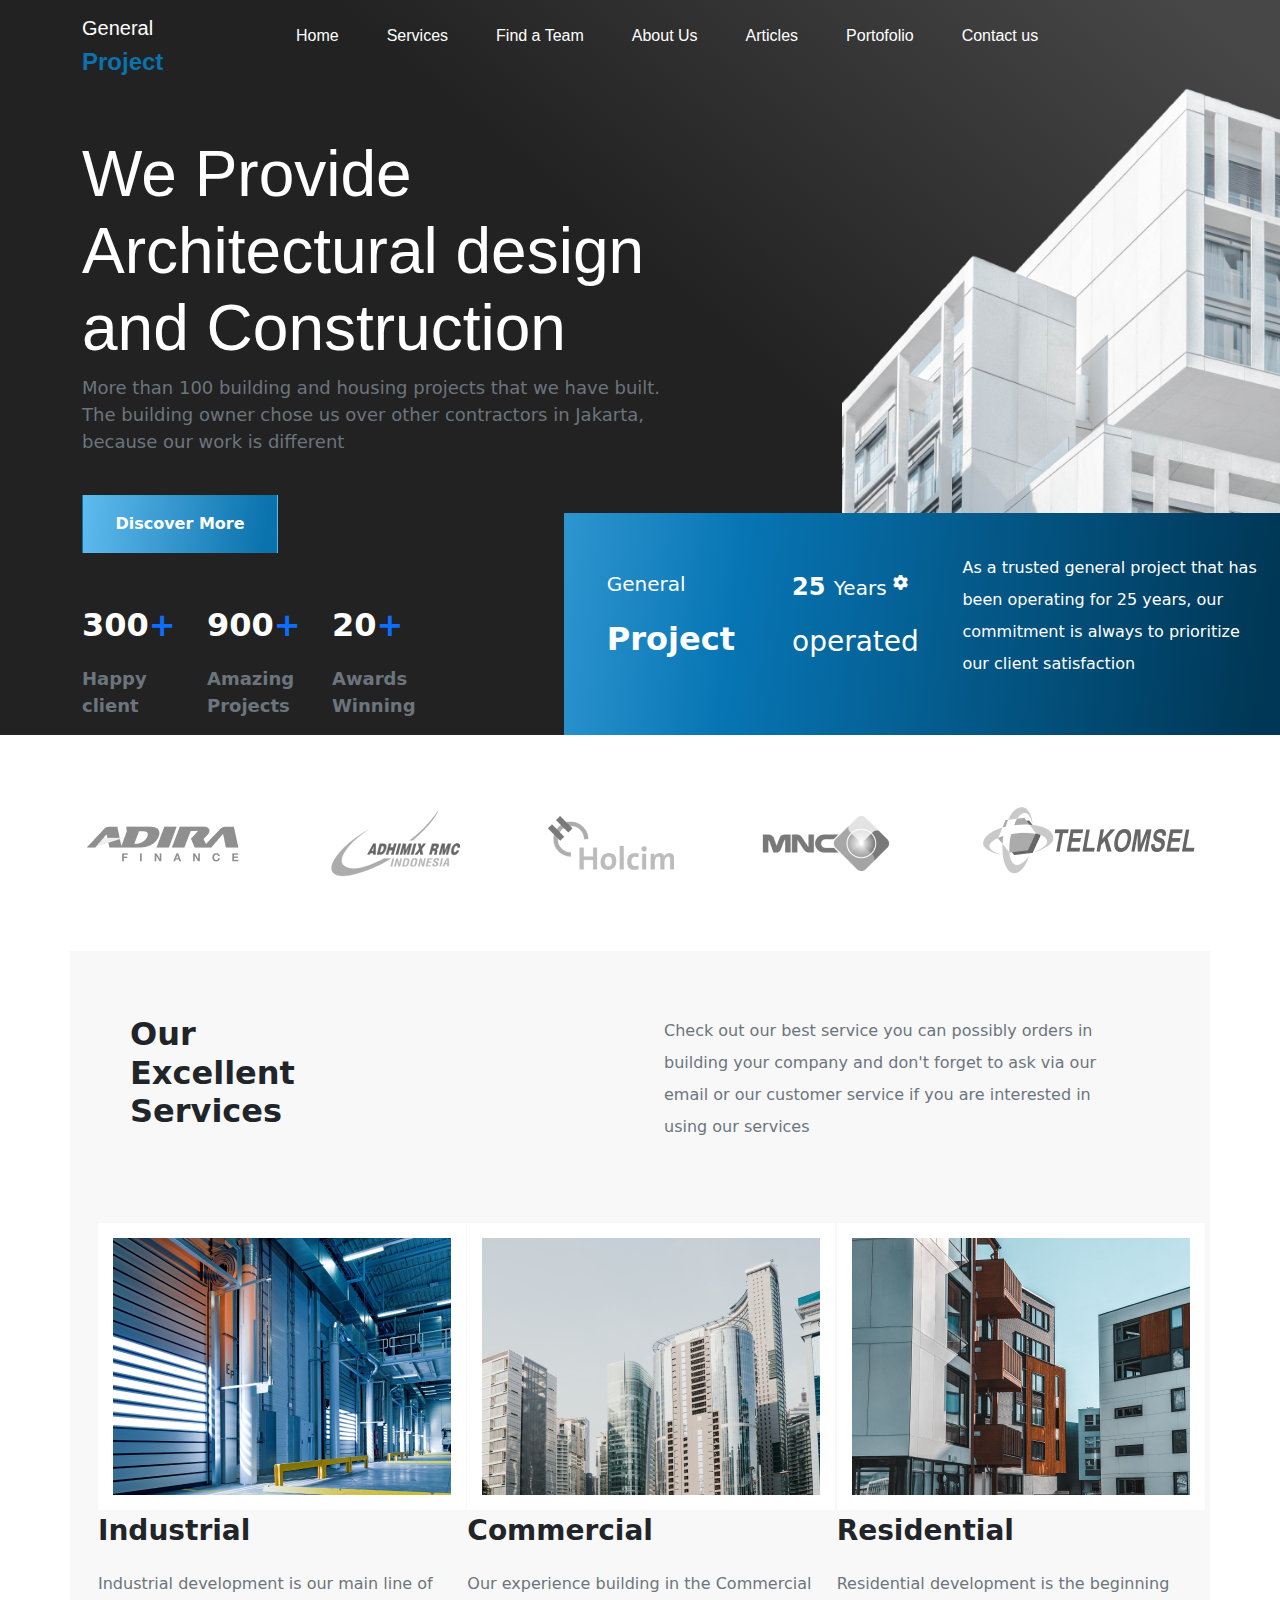
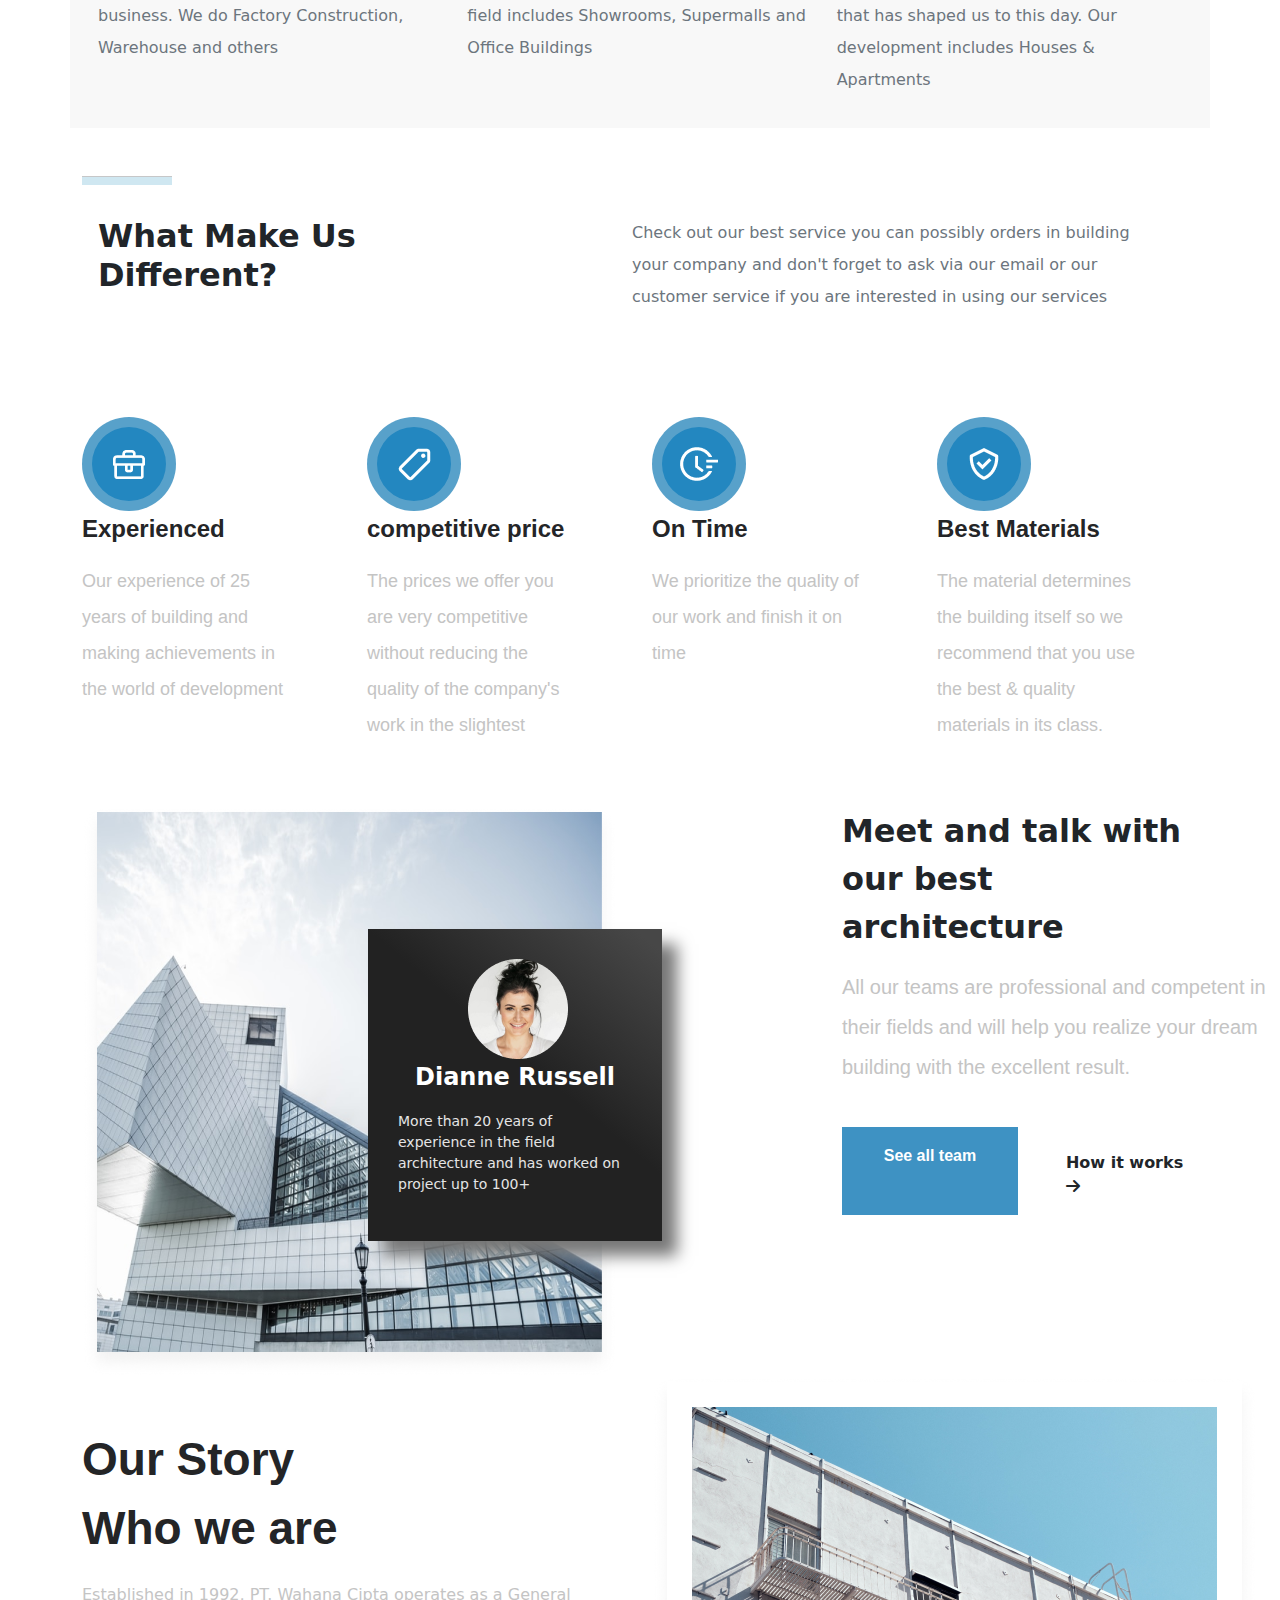
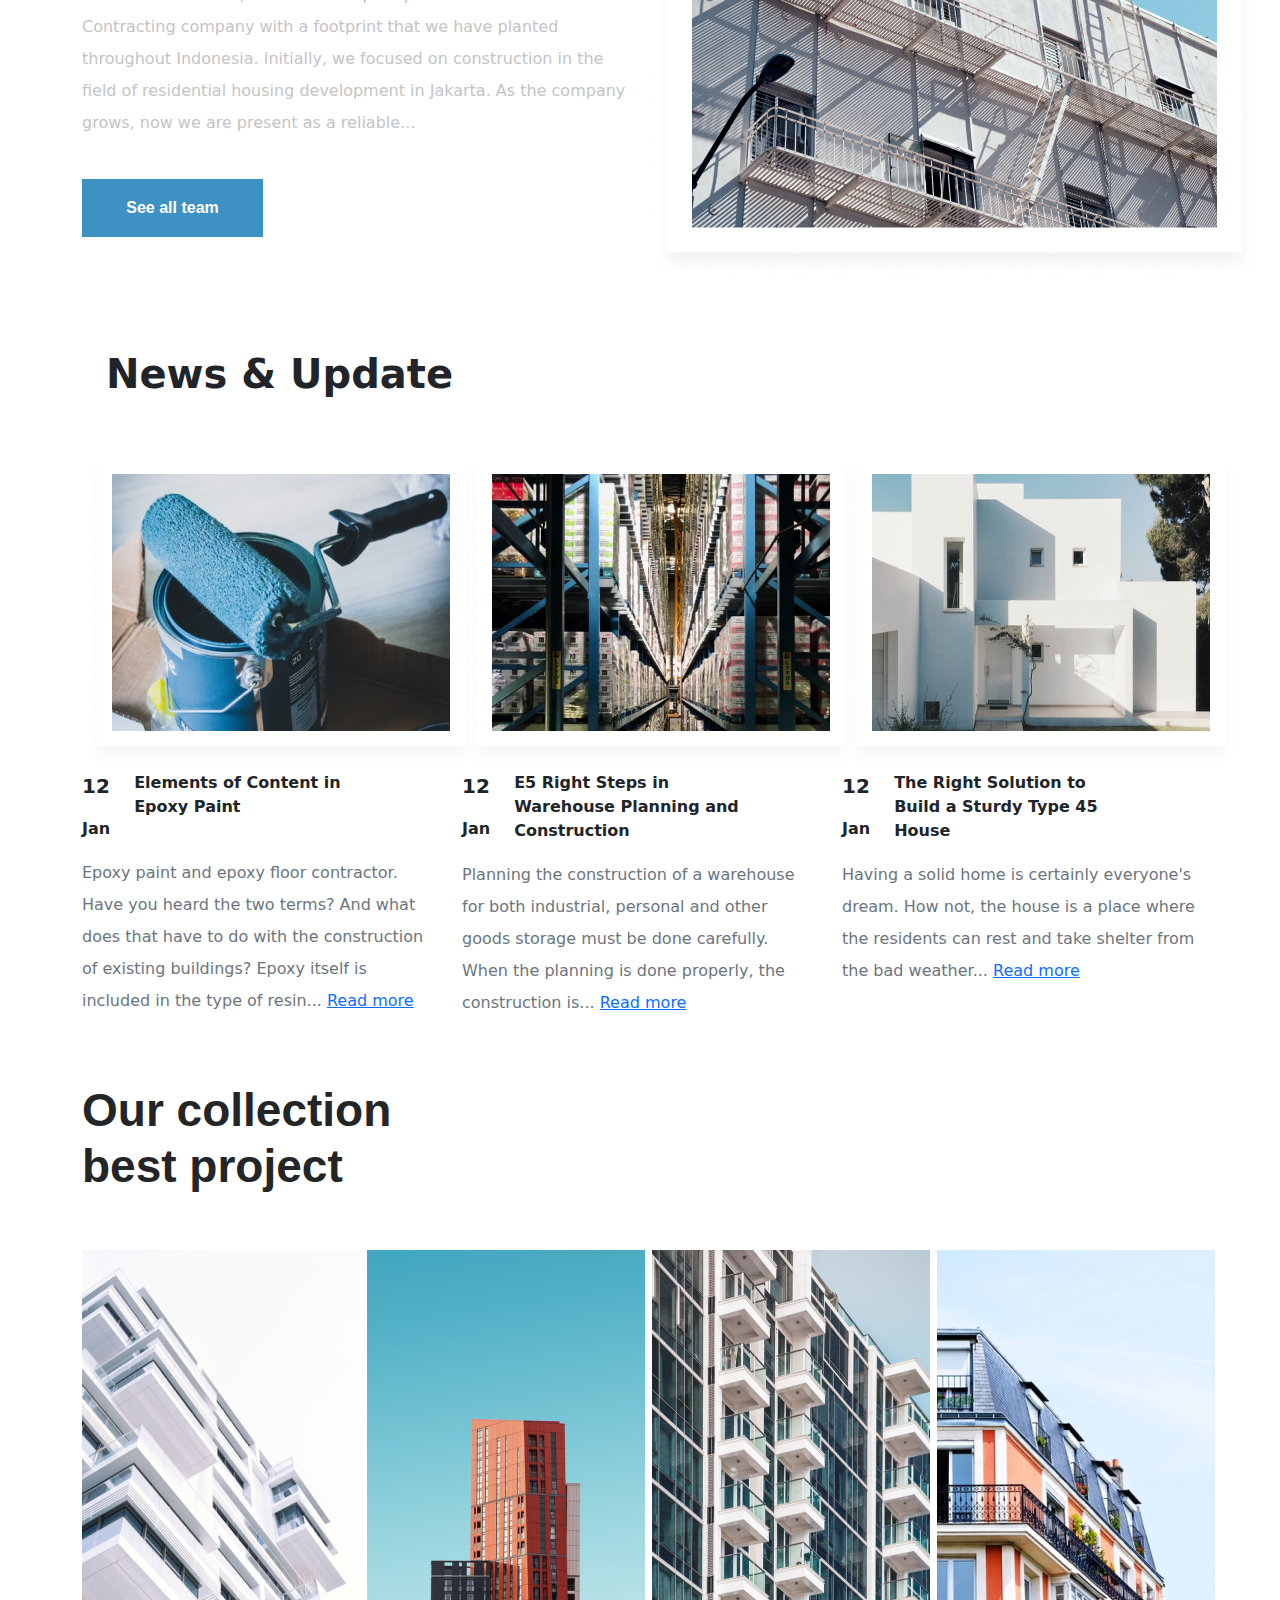
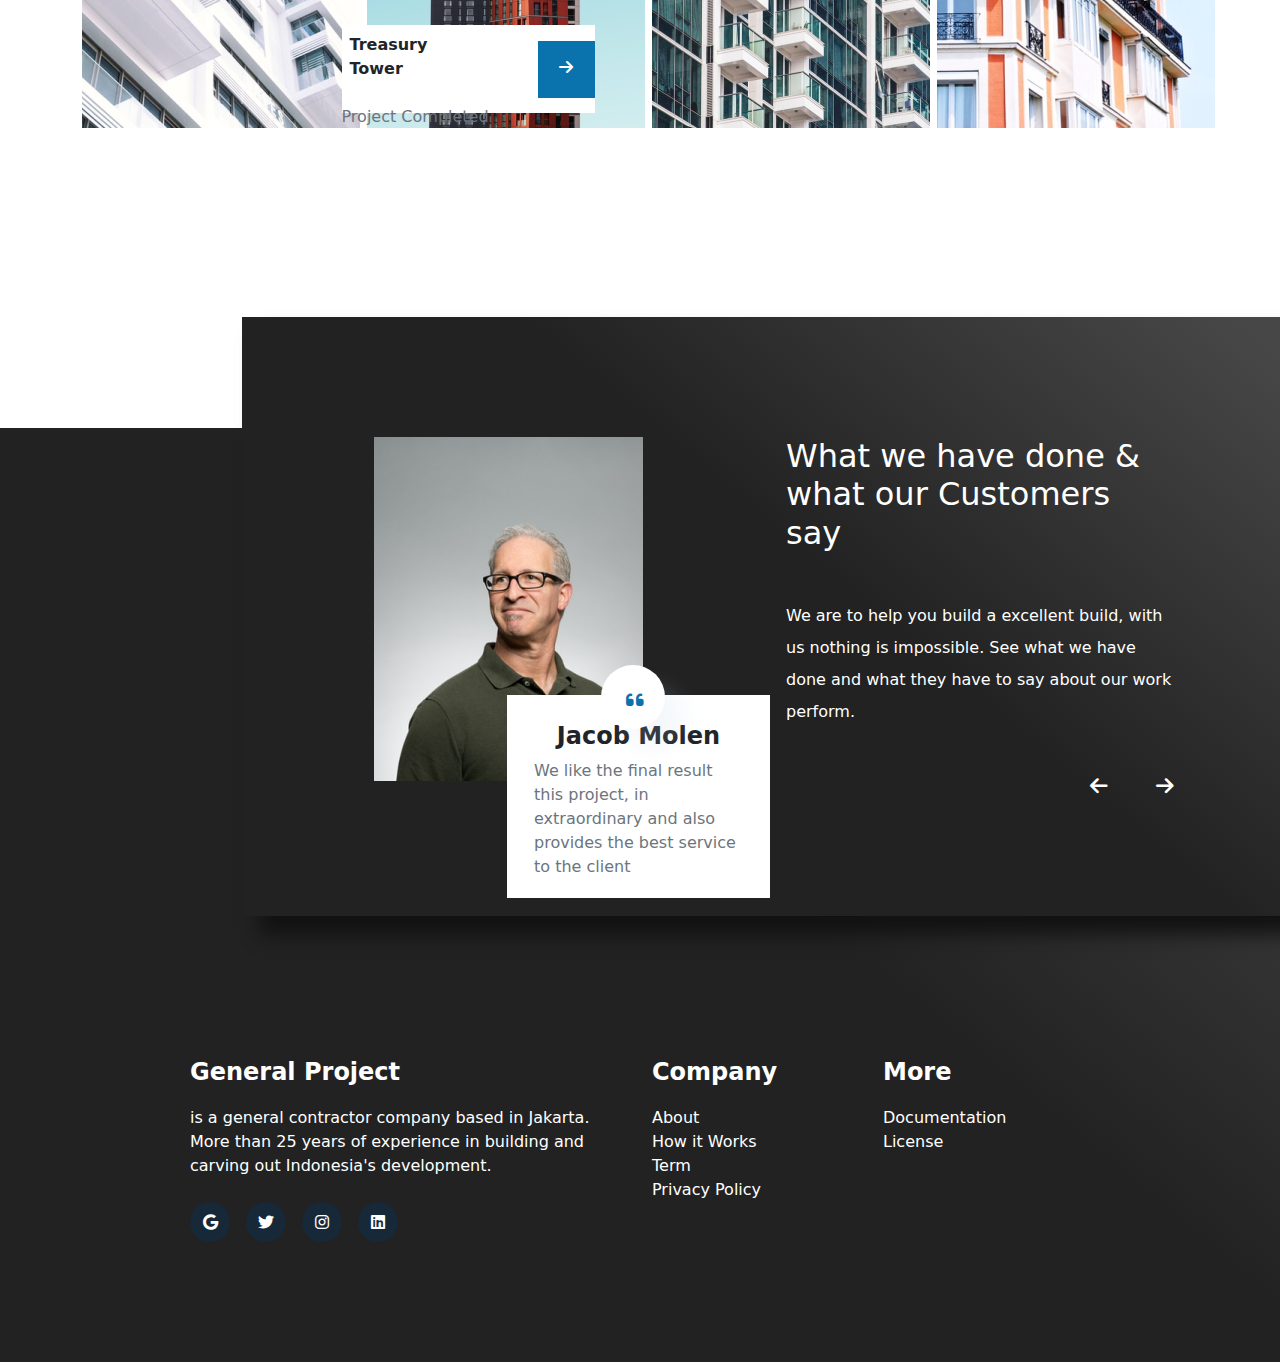
<file: Bootstrap Task-3/index.html>
<!DOCTYPE html>
<html lang="en">

<head>
    <meta charset="UTF-8">
    <meta name="viewport" content="width=device-width, initial-scale=1.0">
    <title>Document</title>
    <link href="https://cdn.jsdelivr.net/npm/bootstrap@5.3.3/dist/css/bootstrap.min.css" rel="stylesheet">
    <link rel="stylesheet" href="style.css">
    <link rel="stylesheet" href="https://cdnjs.cloudflare.com/ajax/libs/font-awesome/6.5.2/css/all.min.css">
    <link href='https://fonts.googleapis.com/css?family=Outfit' rel='stylesheet'>
</head>

<body>
    <div class="container-fluid background">
        <!-- section-1 -->
        <div class="container ">
            <div class="row brandrow">
                <div class="col-2  brand">
                    <div class="h5 text-white fw-normal mt-3">General</div>
                    <div class="h4  fw-bold">Project</div>
                </div>
                <div class="col-md-10 d-flex  navrow">
                    <p class="navbar p-4 "><a href="home" class="text-decoration-none text-white">Home</a></p>
                    <p class="navbar p-4 "><a href="Services" class="text-decoration-none text-white">Services</a></p>
                    <p class="navbar p-4 "><a href="Find a Team" class="text-decoration-none text-white">Find a Team</a>
                    </p>
                    <p class="navbar p-4 "><a href="About Us" class="text-decoration-none text-white">About Us</a></p>
                    <p class="navbar p-4 "><a href="Articles" class="text-decoration-none text-white">Articles</a></p>
                    <p class="navbar p-4 "><a href="Portofolio" class="text-decoration-none text-white">Portofolio</a>
                    </p>
                    <p class="navbar p-4 "><a href="Contact us" class="text-decoration-none text-white">Contact us</a>
                    </p>
                </div>
            </div>
            <div class="row   position-relative  bigbuildingrow">
                <div class="col-md-8">
                    <h1 class="text-white contentone mt-5">We Provide Architectural design and Construction</h1>
                    <p class="conttwo  text-secondary">More than 100 building and housing projects that we have built.
                        The building owner chose us over other contractors in Jakarta,
                        because our work is different</p>
                    <a href="discovermore" class="btn discoverbtn rounded-0 mt-4 text-white fw-bold  p-3">Discover
                        More</a>
                    <div class=" d-flex gap-4 text-white mt-5 results">
                        <div>
                            <p class="count fs-2 fw-bold">300<span class="text-primary fw-bold">+</span></p>
                            <p class="client text-secondary">Happy client</p>
                        </div>
                        <div>
                            <p class="count fs-2 fw-bold">900<span class="text-primary fw-bold">+</span></p>
                            <p class="client text-secondary">Amazing Projects</p>
                        </div>
                        <div>
                            <p class="count fs-2 fw-bold">20<span class="text-primary fw-bold">+</span></p>
                            <p class="client text-secondary">Awards Winning</p>
                        </div>
                    </div>
                </div>
                <div class="col-md-4">
                    <img src="bigbuilding.png " class="bigbuilding">

                    <div class="descript">
                        <div>
                            <p class="fs-5 text-white">General</p>
                            <p class="fs-2  fw-bold text-white">Project</p>
                        </div>
                        <div>
                            <p class="text-white fs-4 fw-bold">25 <span class="text-white fs-5 fw-normal">Years <sup><i
                                            class="fa-solid fa-gear  text-white"></i></sup></span></p>
                            <p class="text-white fs-3">operated</p>
                        </div>
                        <div class="buildingcontent">
                            <p class="fs-6 w-333 text-white fw-normal lh-lg">As a trusted general project that has been
                                operating for 25 years, our commitment is
                                always to prioritize our client satisfaction</p>
                        </div>
                    </div>
                </div>
            </div>
        </div>
    </div>
    <!-- section-1 -->

    <!-- section-2 -->
    <div class="container">
        <div class="row  ">
            <div class="col mt-5 d-flex  justify-content-between align-items-center  ads">
                <div> <img src="img(1).png"></div>
                <div> <img src="img(2).png"></div>
                <div> <img src="img(3).png"></div>
                <div> <img src="img(4).png"></div>
                <div> <img src="img(5).png"></div>
            </div>
        </div>
    </div>
    <!-- section-2 -->

    <!-- section-3 -->
    <div class="container">
        <div class="row  services d-flex  mt-5">
            <div class="col-4  excellentservices">
                <h2 class="fs-2 fw-bold  mt-3 p-md-5">Our Excellent Services</h2>
            </div>
            <div class="col-md-8  checkout ">
                <p class="text-secondary  mt-3 p-5 lh-lg">Check out our best service you can possibly orders in building
                    your company and don't forget to ask via our email or our
                    customer service if you are interested in using our services</p>
            </div>
        </div>
        <div class="row    descriptcont p-3 ">
            <div class="col-4">
                <img src="industrial.png">
                <p class="descriptname">Industrial</p>
                <p class="text-secondary lh-lg description">Industrial development is our main
                    line of business. We do Factory
                    Construction, Warehouse and others</p>
            </div>
            <div class="col-4">
                <img src="commercial.png">
                <p class="descriptname">Commercial</p>
                <p class="text-secondary lh-lg description">Our experience building in the
                    Commercial field includes Showrooms,
                    Supermalls and Office Buildings</p>
            </div>
            <div class="col-4">
                <img src="residential.png">
                <p class="descriptname">Residential</p>
                <p class="text-secondary lh-lg description">Residential development is the
                    beginning that has shaped us to this
                    day. Our development includes
                    Houses & Apartments</p>
            </div>
        </div>
    </div>
    <!-- section-3 -->

    <!-- section-4 -->
    <div class="container">
        <div class="row">
            <div class="col">
                <hr class="bar mt-5 ">
            </div>
        </div>
        <div class="row  services2 d-flex">
            <div class="col-4  excellentservices ">
                <h2 class="fs-2 fw-bold  p-3 ">What Make Us Different?</h2>
            </div>
            <div class="col-8  checkout ">
                <p class=" text-secondary  lh-lg p-3">Check out our best service you can possibly orders in building
                    your company and don't forget to ask via our email or our
                    customer service if you are interested in using our services</p>
            </div>
        </div>
        <div class="row mt-5  iconsrow ">
            <div class="col-3 mt-4">
                <div class="icon">
                    <img src="icon(1).png">
                </div>
                <p class="name">Experienced</p>
                <p class="idescript   lh-lg ">Our experience of 25 years of
                    building and making
                    achievements in the world
                    of development</p>
            </div>
            <div class="col-3 mt-4">
                <div class="icon">
                    <img src="icon(2).png">
                </div>
                <p class="name">competitive price</p>
                <p class="idescript   lh-lg ">The prices we offer you are
                    very competitive without
                    reducing the quality of the
                    company's work in the
                    slightest
                </p>
            </div>
            <div class="col-3 mt-4">
                <div class="icon">
                    <img src="icon(3).png">
                </div>
                <p class="name">On Time</p>
                <p class="idescript   lh-lg ">We prioritize the quality of
                    our work and finish it on time
                </p>
            </div>
            <div class="col-3  mt-4">
                <div class="icon">
                    <img src="icon(4).png">
                </div>
                <p class="name">Best Materials</p>
                <p class="idescript   lh-lg ">The material determines the
                    building itself so we
                    recommend that you use
                    the best & quality materials
                    in its class.
                </p>
            </div>
        </div>
    </div>
    <!-- section-4 -->

    <!-- section-5 -->
    <div class="container">
        <div class="row  position-relative  profilerow">
            <div class="col-md-8 mt-5  ">
                <div class="buildingprofile">
                    <img src="building-relative.png">
                </div>
                <div class="womencard ">
                    <img src="women.png">
                    <p class="fs-4  text-white fw-bold text-center">Dianne Russell</p>
                    <p class="cardpara ">More than 20 years of experience
                        in the field architecture and has
                        worked on project up to 100+</p>
                </div>
            </div>
            <div class="col-md-4">
                <p class="fs-2 fw-bold mt-5">Meet and talk with our best architecture</p>
                <p class="architect  lh-lg  fs-5">All our teams are professional and competent in
                    their fields and will help you realize your dream
                    building with the excellent result.</p>
                <div class=" d-flex  gap-5  profilebtn">
                    <a href="See all team" class="btn teambtn rounded-0 mt-4 text-white fs-6 p-3  ">See all team</a>
                    <p class="mt-5 fw-bold ">How it works <i class="fa-solid fa-arrow-right"></i></p>
                </div>
            </div>
        </div>
    </div>
    <!-- section-5 -->

    <!-- section-6 -->
    <div class="container">
        <div class="row  storyrow">
            <div class="col-md-6 mt-5">
                <p class="story">Our Story Who we are</p>
                <p class="storyexp  lh-lg ">Established in 1992, PT. Wahana Cipta operates as a General
                    Contracting company with a footprint that we have planted
                    throughout Indonesia. Initially, we focused on construction in
                    the field of residential housing development in Jakarta.
                    As the company grows, now we are present as a reliable...</p>
                <a href="See all team" class="btn teambtn rounded-0 mt-4 text-white fs-6 p-3  ">See all team</a>
            </div>
            <div class="col-md-6">
                <img src="construct.png" class="constructionimg">

            </div>
        </div>
    </div>
    <!-- section-6 -->

    <!-- section-7 -->
    <div class="container">
        <div class="row updates">
            <div class="col mt-5">
                <h3 class="fs-1 fw-bold p-4">News & Update</h3>
            </div>
        </div>
        <div class="row  updaterow">
            <div class="col-md-4  mt-4">
                <img src="paint.png">
                <div class="d-flex gap-4 justify-content-center">
                    <div class="date">
                        <p class="fw-bold fs-5 ">12</p>
                        <p class="fw-bold fs-6">Jan</p>
                    </div>
                    <div>
                        <p class="fw-bold fs-6 w-75 ">Elements of Content in Epoxy Paint</p>
                    </div>
                </div>
                <p class="lh-lg text-secondary  ">Epoxy paint and epoxy floor
                    contractor. Have you heard the two
                    terms? And what does that have to
                    do with the construction of existing
                    buildings? Epoxy itself is included in
                    the type of resin... <a href="#">Read more</a></p>
            </div>
            <div class="col-md-4  mt-4">
                <img src="plan.png">
                <div class="d-flex gap-4 justify-content-center">
                    <div class="date">
                        <p class="fw-bold fs-5">12</p>
                        <p class="fw-bold fs-6">Jan</p>
                    </div>
                    <div>
                        <p class="fw-bold fs-6 w-75">E5 Right Steps in Warehouse Planning and Construction</p>
                    </div>
                </div>
                <p class="lh-lg text-secondary">Planning the construction of a
                    warehouse for both industrial,
                    personal and other goods storage
                    must be done carefully.
                    When the planning is done properly,
                    the construction is... <a href="#">Read more</a></p>
            </div>
            <div class="col-md-4  mt-4">
                <img src="whitebuilding.png">
                <div class="d-flex gap-4 justify-content-center">
                    <div>
                        <p class=" fw-bold fs-5 ">12</p>
                        <p class=" fw-bold  fs-6">Jan</p>
                    </div>
                    <div>
                        <p class="fw-bold fs-6 w-75">The Right Solution to Build a Sturdy Type 45 House</p>
                    </div>
                </div>
                <p class="lh-lg text-secondary">Having a solid home is certainly
                    everyone's dream. How not, the
                    house is a place where the residents
                    can rest and take shelter from the
                    bad weather... <a href="#">Read more</a></p>
            </div>
        </div>
    </div>
    <!-- section-7 -->

    <!-- section-8 -->
    <div class="container  building">
        <div class="row ">
            <div class="col mt-5">
                <h1 class="collection   fw-bold">Our collection best project</h1>
            </div>
        </div>
        <div class="row  mt-5  buildingsrow">
            <div class="col-md-3">
                <img src="building(1).png">
            </div>
            <div class="col-md-3">
                <img src="building(2).png">
                <div class="d-flex gap-5  tower ">
                    <div>
                        <p class="fs-6 fw-bold p-2">Treasury Tower</p>
                        <p class="  text-secondary">Project Completed</p>
                    </div>
                    <div class="arrow  mt-3  text-center text-white"><i class="fa-solid fa-arrow-right"></i></div>
                </div>
            </div>
            <div class="col-md-3">
                <img src="building(3).png">
            </div>
            <div class="col-md-3">
                <img src="building(4).png">
            </div>
        </div>
    </div>
    <!-- section-8 -->

    <div class="container-fluid finalcontainer ">
        <!-- section-9 -->
        <div class="container  customer">
            <div class="row  generalproject mt-5">
                <div class="col-md-6  lastcontent">
                    <p class="fs-4 fw-bold text-white  mt-5">General Project</p>
                    <p class="fs-6 text-white ">is a general contractor company based in Jakarta. More than 25 years of
                        experience in building and carving out Indonesia's development.</p>
                    <div class=" d-flex gap-3 mt-4">
                        <i class="fa-brands fa-google text-white media "></i>
                        <i class="fa-brands fa-twitter text-white  media "></i>
                        <i class="fa-brands fa-instagram  text-white  media "></i>
                        <i class="fa-brands fa-linkedin text-white  media "></i>
                    </div>
                </div>
                <div class="col-md-3  lastcontent">
                    <p class="fs-4 fw-bold text-white  mt-5">Company</p>
                    <div><a href="About" class="text-decoration-none text-white fs-6">About</a></div>
                    <div><a href="How it Works" class="text-decoration-none text-white fs-6">How it Works</a></div>
                    <div><a href="Term" class="text-decoration-none text-white fs-6">Term</a></div>
                    <div><a href="Privacy Policy" class="text-decoration-none text-white fs-6">Privacy Policy</a></div>
                </div>
                <div class="col-md-3  lastcontent">
                    <p class="fs-4 fw-bold text-white  mt-5">More</p>
                    <div><a href="Documentation" class="text-decoration-none text-white fs-6">Documentation</a></div>
                    <div><a href="License" class="text-decoration-none text-white fs-6">License</a></div>
                </div>
            </div>
            <div class="row  lastrow ">
                <div class="col-md-6">
                    <div class="man">
                        <img src="man.png">
                    </div>
                    <div class="reviewcard">
                        <div class="review">
                            <div class="quotation ">
                                <i class="fa-solid fa-quote-left   fs-5" id="doublequote"></i>
                            </div>
                            <div class="jacob">
                                <h4 class="fw-bold fs-4 text-center mt-4">Jacob Molen</h4>
                                <p class="text-secondary  fs-6">We like the final result this project,
                                    in extraordinary and also provides
                                    the best service to the client </p>
                            </div>
                        </div>
                    </div>

                </div>
                <div class="col-md-6  lastrowcont">
                    <h2 class="text-white fs-2">What we have done & what our Customers say</h2>
                    <p class="lh-lg text-white mt-5">We are to help you build a excellent build, with
                        us nothing is impossible. See what we have done
                        and what they have to say about our work perform.</p>
                    <div class="  d-flex gap-5 justify-content-end  mt-5 ">
                        <i class="fa-solid fa-arrow-left text-white fs-5  endarrow "></i>
                        <i class="fa-solid fa-arrow-right text-white fs-5  endarrow "></i>
                    </div>
                </div>
            </div>
        </div>
    </div>

    <!-- section-9 -->









    <script src="https://cdn.jsdelivr.net/npm/bootstrap@5.3.3/dist/js/bootstrap.bundle.min.js"></script>
    <script src=" https://cdnjs.cloudflare.com/ajax/libs/popper.js/2.9.2/umd/popper.min.js"></script>
</body>

</html>
</file>
<file: Bootstrap Task-1/style.css>
.shop {
    background-color: #FBD6B9;
    width: 90%;
    font-family: "Open Sans", sans-serif;
    font-size: 16px;
    font-weight: 800;
}

.brand {
    font-family: Century Gothic;
}

.nav {
    font-family: "Outfit", sans-serif;
}

.kadai {
    background-image: url(image.png);
    background-repeat: no-repeat;
    width: 1282px;
    /* height: 578px; */
    color: white;
    border-radius: 20px;
}
.jewelshop {
    width: 460px;
    font-family: Cormorant Unicase;
    font-weight: 700;
    font-size: 56px;
    letter-spacing: 15px;
    text-shadow: 7px 7px 7px #5c5b5b;
    /* padding-left: 80px; */
    padding: 110px;
   
}
.shopbtn{
    background-color: #FBD6B9;
    width: 60%;
    font-family: "Open Sans", sans-serif;
    font-size: 16px;
    font-weight: 800;
    margin-top: 20px;
    letter-spacing: 0;
    text-shadow: none;
}
.shops {
    background-color: #FBD6B9;
    width: 99%;
    font-family: "Open Sans", sans-serif;
    font-size: 16px;
    font-weight: 800;
}

.content1 {
    font-family: Cormorant;
    font-size: 30px;
    font-weight: 700;
    letter-spacing: 3px;
    margin-top: 120px;
}
.content2{
    font-family: Open Sans;
    font-weight: 300;
    font-size: 24px;
    margin-top: 41px;
    width: 614px;
    letter-spacing: 3px;
}
.handring {
    background-color: #F9F5EC;
    position: relative;
    height: 525px;
    border-radius: 20px;
}
.position {
    position: absolute;
    right: 15px;
    top: 0;
}

.icons {
    width: 174px;
    height: 168px;
    border-radius: 82px;
    box-shadow: 5px 5px 5px 5px rgb(247, 245, 245);
    display: flex;
    justify-content: center;
    align-items: center;
}

.circle {
    display: flex;
    justify-content: center;
    flex-direction: column;
    gap: 15px;
    align-items: center;

}

.choose {
    font-size: 73px;
    font-weight: 800;
    font-family: Cormorant;
    color: #0000003D;
    letter-spacing: 9px;
}

.inlaid {
    font-family: Cormorant;
    font-weight: 600;
    font-size: 32px;
    letter-spacing: 9px;
}
.buy {
    background-color: #FBD6B9;
    width: 197px;
    height: 62px;
    font-family: Open Sans;
    font-weight: 800;
    font-size: 20px;
}

.footer {
    font-family: Open Sans;
}

.media{
    font-size: 30px;
    padding: 50px;
}




/* media query 1200px */
@media(max-width:1200px){
    .kadai{
        border-radius: 20px;
    }
    .position img{
        width: 100%;
        height: 100%;
    }
}


/* media query 992px */
@media(max-width:992px){
    .jewelrow{
        flex-direction: column;
        align-items: center;
        gap: 30px;
    }
}


 /* media query 767px */
@media(max-width:767px){
    .iconrow{
        flex-direction: column;
        align-items: center;
    }
    .content2{
        width: 100%;
        font-size: 15px;
    }
    .position{
        display: none;
    }
    .col-7 img{
        width: 100%;
    }
    .footerrow{
      column-gap: 57px;
    }
    .col-8{
        gap: 20px;
    }
 } 


 /* meida query 575px */
 @media(max-width:575px){
    .row1{
        flex-direction: column;
        align-items: center;
    }
    .shop{
        font-size: 11px;
    }
    .kadai{
       background-position: center;
    }
    .jewelshop{
        font-size: 30px;
        width: 50%;
        /* padding-left: 42px; */
        padding: 0;
    }
    .handring{
        height: 100%;
    }
    .content1{
        font-size: 22px;
        margin-top: 79px;
    }
    .content2{
        margin-top: 32px;
    }
    .buy{
        width: 100%;
    }
    .col-8{
        gap: 0;
    }
 }
</file>
<file: Bootstrap Task-2/style.css>
.background {
    background-image: url(background.png);
}

.navbar {
    color: #FFFFFF;
    font-family: "Montserrat", sans-serif;
    font-size: 18px;
    font-weight: 400;
}

.bigmanrow {
    font-size: 58px;
    font-weight: 800;
    width: 509px;
    font-family: Montserrat, sans-serif;
    color: #FFFFFF;
}

.bigmanrowcont {
    font-size: 20px;
    font-weight: 400;
    width: 376px;
    font-family: Montserrat, sans-serif;
    color: #FFFFFF;
}

.button {
    width: 200px;
}

.videocontent {
    color: #252B42;
    font-size: 24px;
    font-weight: 700;
    width: 297px;
}
.videop{
    color: #737373; 
    font-size: 14px; 
    font-weight: 500; 
    width: 330px;
}
.videoiconcont{
    color: #252B42;
     width: 277px; 
     font-weight: 700; 
     font-size: 16px;
}
.choose {
    width: 245px;
    color: #252B42;
}

.iframe {
    position: relative;
}

.form {
    position: absolute !important;
    left: 159px;
    right: 0;
    top: 276px;
}

.details {
    width: 449px;
    height: 50px;
    border-radius: 5px;
    border: 1px solid #bdbdbd;
    color: #737373;
    background-color: #fafafa;
    padding: 11px 18px;
    margin: 25px;
}

.textarea {

    width: 910px;
    height: 114px;
    border-radius: 5px;
    border: 1px solid #BDBDBD;
    background-color: #FAFAFA;
    color: #737373;
    padding: 11px 18px;
    margin: 25px;
}

.formbtn {
    width: 218px;
    height: 52px;
    border-radius: 5px;
    background-color: #23A6F0;
    color: #FFFFFF;
    border: none;
    display: block;
    margin-left: auto;
    margin-right: auto;
}

.footer {
    margin-top: 500px;
    padding: 35px;
}

.menu {
    display: none;

}

.hamburgmenu {
    width: 100%;
    background-color: #F6F6F6;
    display: none;
}

.hamburgmenu div {
    display: flex;
    justify-content: space-evenly;
    align-items: baseline;
}

.name {
    color: #252B42;
    font-family: "Montserrat", sans-serif;
    font-weight: 700;
    font-size: 24px;
    margin-top: 25px;
}

.navv li {
    list-style-type: none;
}

#inav {
    color: #737373;
    font-size: 30px;
    margin-top: 25px;

}

.navv ul {
    margin-top: 50px;
}

.an1 {
    text-decoration: none;
    color: #737373;
    font-size: 30px;
    font-weight: 400;
    font-family: "Montserrat", sans-serif;
}

.subscribe {
    background-color: #252B42;
    width: 414px;
    height: 337px;
    padding: 40px 17px;
    margin-top: 199px;
    display: none;
}

.subs {
    color: #FFFFFF;
    font-size: 24px;
    font-family: "Montserrat", sans-serif;
    font-weight: 700;
    text-align: center;

}

.submail {
    width: 337px;
    height: 66px;
    border-radius: 5px;
    border: 1px solid #E6E6E6;
    color: #737373;
    background-color: #F9F9F9;
    padding: 15px;
    display: flex;
    column-gap: 239px;
    align-items: center;
    margin-top: 20px;
}

.btnsub {
    background-color: #23A6F0;
    color: #E6E6E6;
    width: 134px;
    height: 58px;
    border: 1px solid #E6E6E6;
    border-radius: 5px;
}

.accordion {
    display: none;
}


/* media query 1200px */
@media(max-width:1200px) {
    .bigmanrow img {
        width: 100%;
    }

    .textarea {
        width: 95%;
        margin: 10px;
    }
}



/* media query 767px */
@media(max-width:767px) {
    .hamburg {
        display: none;
    }

    .menu {
        display: block;
        color: white;
        font-size: 35px;
        text-align: right;
        margin-right: 20px;
    }

    .row1 {
        flex-direction: column;
    }

    .form {
        left: 80px;
    }
}

/* media query 575px */
@media(max-width:575px) {
    .menu {
        display: none;
    }

    .hamburgmenu {
        display: block;
    }

    .bigmanrow {
        width: 275px;
        font-size: 30px;
    }

    .bigmanrowcont {
        width: 260px;
        font-size: 22px;
    }

    .bigmanrow img {
        width: 250px;
        height: 360px;
    }

    .iframe {
        display: none;
    }

    .form {
        display: none;
    }

    .row {
        flex-direction: column;
    }

    .subscribe {
        display: block;
        margin-top: 87px;
        width: 313px;
        height: 242px;
    }

    .submail {
        column-gap: 103px;
        width: 291px;
        height: 59px;
    }

    .rating {
        flex-direction: column;
    }

    .rating div {
        width: 100%;
    }

    .rating img {
        width: 100%;
    }

    .video {
        width: 100%;
    }

    .videocontent {
        width: 207px;
    }
    .videop{
        width: 245px;
    }
    .videoiconcont{
        width: 201px;
        font-size: 15px;
    }

    .footer {
        display: none;
    }

    .accordion {
        display: block;
    }
}
</file>
<file: Bootstrap Task-3/style.css>
* {
    margin: 0;
    padding: 0;
    box-sizing: border-box;
}

.background {
    background: linear-gradient(219.84deg, #474747 4.14%, #222222 44.22%);
}

.brand {
    font-family: "Poppins", sans-serif;
    color: #0A72AD;
}

.navbar {
    font-family: "Poppins", sans-serif;
}

.contentone {
    width: 597px;
    font-family: "Poppins", sans-serif;
    font-size: 64px;
    font-weight: 500;
}

.conttwo {
    width: 579px;
    font-size: 18px;
    font-weight: 500;
}

.discoverbtn {
    background: linear-gradient(97.65deg, #60BBEE 0.33%, #0A72AD 93.35%);
    width: 196px;
}

.client {
    width: 101px;
    font-size: 18px;
    font-weight: 600;
}

.bigbuilding {
    width: 527px;
    height: 762px;
    margin-top: -137px;
}

.descript {
    background-image: linear-gradient(97.73deg, #399FD8 -6.96%, #0775B4 23.5%, #003756 92.79%);
    width: 745px;
    padding: 39px 2px;
    display: grid;
    grid-template-columns: 25% 23% 41%;
    justify-content: center;
    align-items: center;
    position: absolute;
    right: -99px;
    bottom: 0px;
}

/* section-1 */

/* section-2 */
.services {
    background-color: #F6F6F6CC;
    column-gap: 200px;
}

.excellentservices {
    width: 334px;
}

.checkout {
    width: 561px;
}

.description {
    width: 354px;
}

.descriptcont {
    background-color: #F6F6F6CC;

}

.descriptname {
    font-size: 28px;
    font-weight: 600;
}

/* section-3 */

.bar {
    width: 90px;
    height: 9px;
    background-color: rgb(68, 163, 201);
}

/* section-4 */
.services2 {
    column-gap: 200px;
}

.icon {
    width: 94px;
    height: 94px;
    border-radius: 77px;
    background-color: #2387C0;
    border: 10px solid #d4dee24d;
    display: flex;
    justify-content: center;
    align-items: center;
    text-align: center;
}

.name {
    width: 215px;
    font-family: "Poppins", sans-serif;
    font-size: 24px;
    font-weight: 600;
    color: #242527;
}

.idescript {
    font-family: "Poppins", sans-serif;
    font-size: 18px;
    font-weight: 500;
    color: #C4C4C4;
    width: 214px;
}
/* section-5 */


.womencard {
    background: linear-gradient(219.84deg, #474747 4.14%, #222222 44.22%);
    width: 294px;
    position: absolute;
    left: 0;
    top: 170px;
    right: 250px;
    padding: 30px;
    box-shadow: 15px 15px 15px #777;
    margin-left: auto;
    margin-right: auto;

}

.womencard img {
    margin: 0 70px;
}

.cardpara {
    color: #E5E5E5;
    font-size: 14px;
}

.architect {
    color: #C4C4C4;
    font-family: "Poppins", sans-serif;
    width: 431px;
}

.teambtn {
    background: #3e92c3;
    font-family: "Poppins", sans-serif;
    font-weight: 600;
    width: 181px;
}

.story {
    width: 275px;
    font-size: 46px;
    color: #242527;
    font-weight: 600;
    font-family: "Poppins", sans-serif;
}

.storyexp {
    width: 551px;
    color: #C4C4C4;

}

/* section-8 */
.collection {
    width: 326px;
    color: #242527;
    font-size: 46px;
    font-family: "Poppins", sans-serif;
}

.building {
    position: relative;
}

.tower {
    width: 253px;
    height: 88px;
    background: #FFFFFF;
    position: absolute;
    top: 590px;
    left: 0;
    right: 344px;
    margin-left: auto;
    margin-right: auto;
}

.arrow {
    background-color: #0A72AD;
    width: 57px;
    height: 57px;
    padding: 15px;
}

/* section-9 */
.finalcontainer {
    background: linear-gradient(219.84deg, #474747 4.14%, #222222 44.22%);
    margin-top: 300px;
}

.customer {
    padding: 120px;
    position: relative;
}

.lastcontent {
    margin-top: 410px;
}

.lastrow {
    width: 1064px;
    background: linear-gradient(219.84deg, #474747 4.14%, #222222 44.22%);
    position: absolute;
    left: 172px;
    top: -111px;
    padding: 120px;
    margin-left: auto;
    margin-right: auto;
    box-shadow: 18px 18px 18px #131212;
}

.man {
    position: relative;
}

.reviewcard {

    position: absolute;
    bottom: 18px;
    right: 536px;
    width: 263px;
}

.review{
    padding: 3px 27px;
    background-color: #FFFFFF;
    position: relative;
}
#doublequote {
    width: 64px;
    height: 64px;
    border-radius: 40px;
    border: none;
    background-color: #FFFFFF;
    padding: 25px;
    color: #0A72AD;
    box-shadow: 20px 20px 20px#bbd3e126;
}
.quotation{
    position: absolute;
    top: -30px;
    left: 0;
    right: 0;
    margin: 0 auto;
    width: 75px;
}
.endarrow:hover {
    width: 57px;
    height: 57px;
    background-color: #0A72AD;
    padding: 20px;
}

.media {
    width: 40px;
    height: 40px;
    border-radius: 20px;
    padding: 12px;
    background-color: #172839;
    text-align: center;
}




/* media query 1200px */
@media(max-width:1200px) {
    .bigbuilding {
        width: 100%;
    }

    .descript {
        right: -27px;
    }

    .lastrow {
        left: 10px;
    }

    .architect {
        width: 390px;
    }

    .constructionimg {
        width: 100%;
    }
}


/* meida query 992px */
@media(max-width:992px) {

    .brandrow {
        flex-direction: column;
        align-items: center;
    }

    .bigbuildingrow {
        flex-direction: column;
        align-items: center;
    }

    .contentone {
        font-size: 50px;
    }

    .descript {
        right: 95px;
    }

    .services {
        align-items: center;
        flex-direction: column;
    }

    .descriptcont {
        flex-direction: column;
        align-items: center;
    }

    .bar {
        display: none;
    }

    .services2 {
        flex-direction: column;
        align-items: center;
    }

    .iconsrow {
        flex-direction: column;
        align-items: center;
    }

    .excellentservices {
        width: 494px;
    }

    .profilerow {
        flex-direction: column;
        align-items: center;
    }

    .womencard {
        right: -407px;
    }

    .storyrow {
        flex-direction: column;
        align-items: center;
    }

    .story {
        width: 335px;
        font-size: 32px;
    }

    .updates {
        text-align: center;
        width: 100%;
    }

    .updaterow {
        flex-direction: column;
        align-items: center;
    }

    .buildingsrow {
        flex-direction: column;
        align-items: center;
        gap: 30px;
    }

    .collection {
        font-size: 33px;
        text-align: center;
        width: 100%;
        padding-left: 40px;
        font-size: 25px;
    }

    .tower {
        right: -69px;
        top: 1021px;
    }

    .lastrow {
        flex-direction: column;
        gap: 137px;
        width: 725px;
        padding: 40px;
        left: 121px;
    }

    .review {
        bottom: 411px;
        right: -264px;
    }

    .lastcontent {
        margin-top: 680px;
    }
}



/* media query 767px */
@media(max-width:767px) {
    .navrow {
        flex-direction: column;
        align-items: center;
    }

    .discoverbtn {
        display: block;
        margin: 0 auto;
    }

    .results {
        flex-direction: column;
        align-items: center;
    }

    .descript {
        right: -100px;
    }

    .descriptcont img {
        width: 100%;
    }

    .description {
        width: 335px;
    }

    .ads {
        flex-direction: column;
        align-items: center;
        gap: 20px;
    }

    .womencard {
        top: 597px;
        right: -37px;
    }

    .profilerow {
        gap: 310px;
    }

    .tower {
        right: 235px;
    }

    .lastrow {
        width: 100%;
        left: 30px;
    }

    .review {
        bottom: 329px;
        right: -454px;
    }

    .lastcontent {
        margin-top: 10px;
    }

    .generalproject {
        padding-top: 600px;
    }
}



/* media query 575px */
@media(max-width:575px) {
    .contentone {
        width: 100%;
        font-size: 18px;
    }

    .conttwo {
        width: 100%;
        font-size: 15px;
    }

    .bigbuilding {
        width: 100%;
        height: 976px;
    }

    .name {
        width: 164px;
        font-size: 18px;
    }

    .descript {
        display: flex;
        flex-direction: column;
        width: 100%;
        gap: 20px;
        right: 0px;
    }

    .description {
        width: 170px;
    }

    .idescript {
        width: 139px;
        font-size: 15px;
    }

    .womencard {
        top: 410px;
        right: 0px;
    }

    .profilebtn {
        flex-direction: column;
        align-items: center;
    }

    .architect {
        width: 262px;
    }

    .buildingprofile img {
        width: 100%;
    }

    .story {
        width: 270px;
    }

    .storyexp {
        width: 275px;
    }

    .teambtn {
        display: block;
        margin: 0 auto;
    }

    .updaterow img {
        width: 100%;
    }

    .tower {
        right: 250px;
    }

    .lastrow {
        width: 80%;
        left: 30px;
        gap: 290px;
        padding: 10px;
    }
    .man img {
        width: 100%;
    }
    .reviewcard{
        width: 94%;
        padding: 0;
        right:460px;
        bottom: 290px;
    }


    .generalproject {
        padding-top: 1000px;
    }

    .customer {
        padding: 35px;
    }
    .lastrowcont{
        margin-top: 150px;
    }
}
</file>
